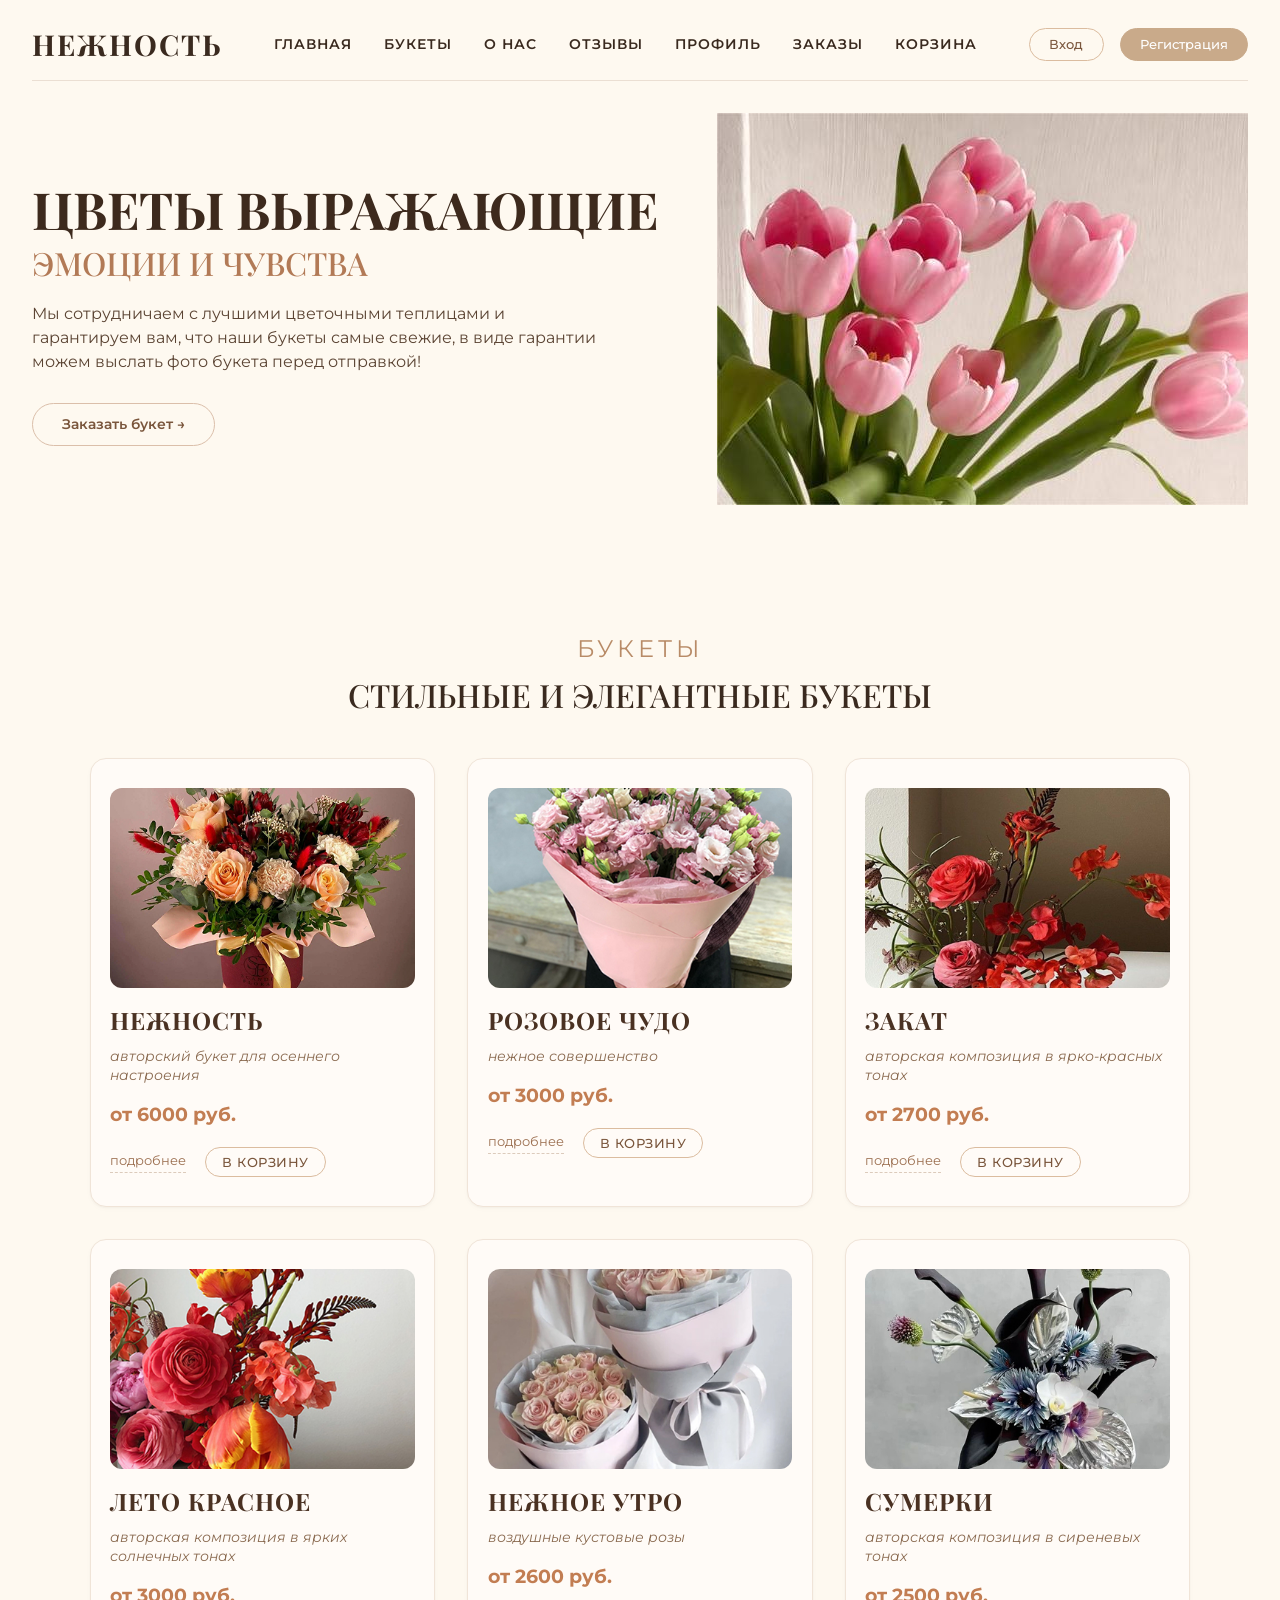
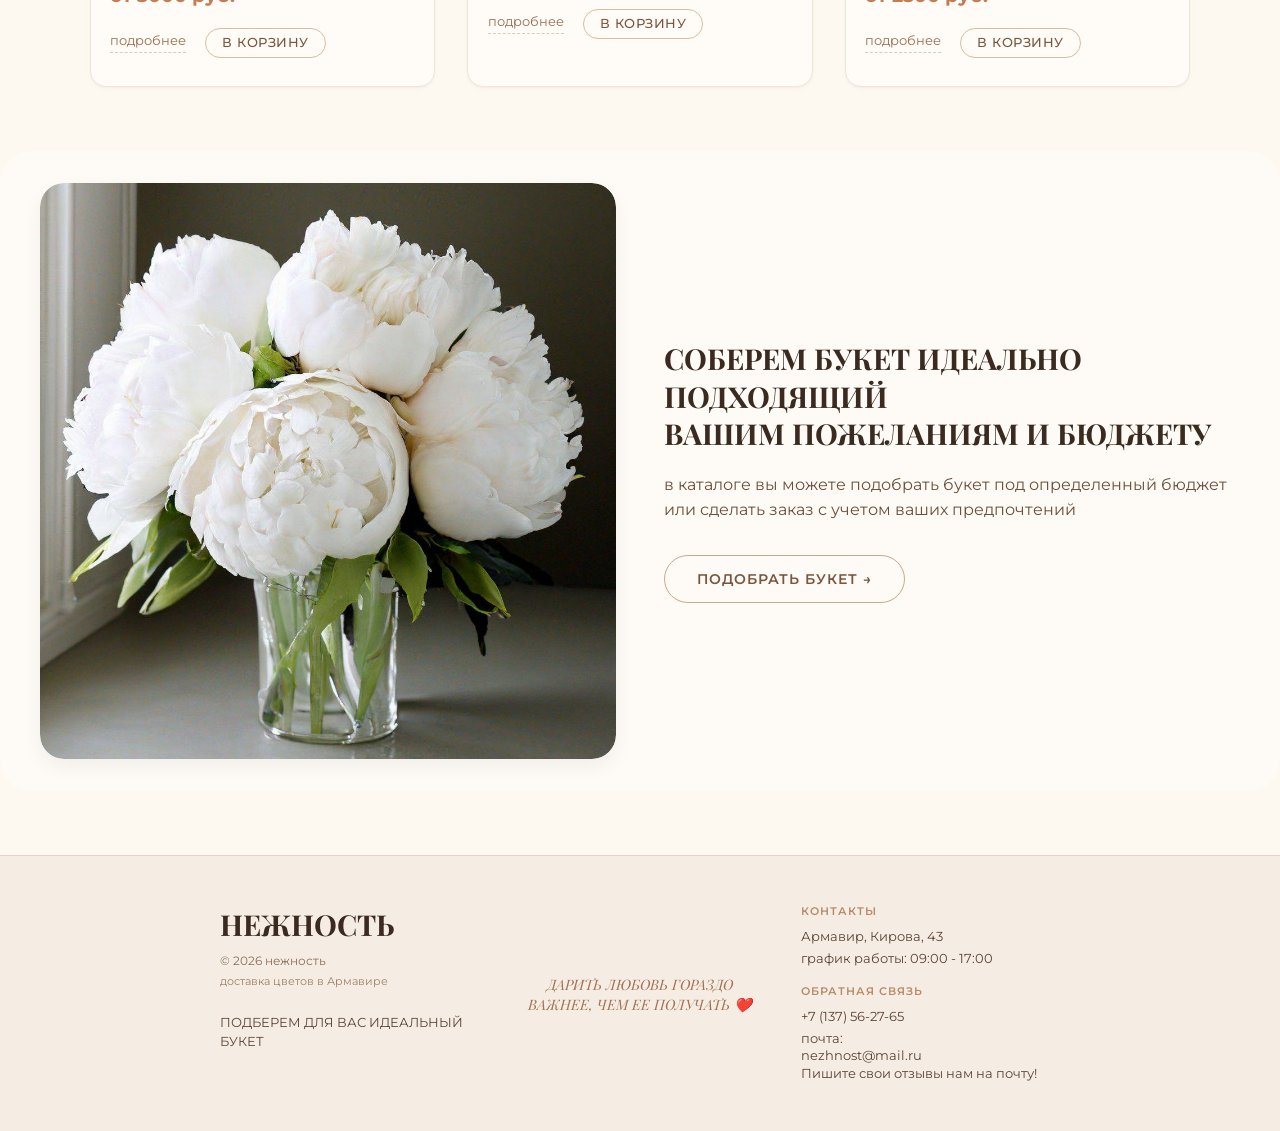
<file: index.html>
<!DOCTYPE html>
<html lang="ru">
<head>
    <meta charset="UTF-8">
    <meta name="viewport" content="width=device-width, initial-scale=1.0, user-scalable=yes">
    <title>Нежность | Цветочный магазин</title>
    <link href="https://fonts.googleapis.com/css2?family=Playfair+Display:ital,wght@0,400;0,500;0,600;0,700;0,800;1,400;1,500&family=Montserrat:ital,wght@0,300;0,400;0,500;0,600;0,700;1,400&display=swap" rel="stylesheet">
    <link rel="stylesheet" href="style.css">
</head>
<body>
    <div class="container">
        <div class="menu">
            <a href="index.html" class="logo">НЕЖНОСТЬ</a>
            <ul class="nav-links">
                <li><a href="index.html">Главная</a></li>
                <li><a href="#bouquets">Букеты</a></li>
                <li><a href="about.html">О нас</a></li>
                <li><a href="reviews.html">Отзывы</a></li>
                <li><a href="profile.html">ПРОФИЛЬ</a></li>
                 <li><a href="orders.html">ЗАКАЗЫ</a></li>
                <li><a href="cart.html">КОРЗИНА</a></li>
            </ul>
            <div class="auth-buttons" id="authButtons"></div>
        </div>

        <div class="hero">
            <div class="hero-content">
                <h1 class="hero-heading">
                    ЦВЕТЫ ВЫРАЖАЮЩИЕ<br> 
                    <span>ЭМОЦИИ И ЧУВСТВА</span>
                </h1>
                <p class="hero-description">
                    Мы сотрудничаем с лучшими цветочными теплицами и гарантируем вам, 
                    что наши букеты самые свежие, в виде гарантии можем выслать фото 
                    букета перед отправкой!
                </p>
                <a href="#bouquets" class="btn-garant">Заказать букет →</a>
            </div>
            <div class="hero-media">
                <img src="images/header.jpg" alt="Букет тюльпанов">
            </div>
        </div>
    </div>

    <section class="bouquet-catalog">
        <div id="bouquets" class="catalog-label">БУКЕТЫ</div>
        <h2 class="catalog-headline">СТИЛЬНЫЕ И ЭЛЕГАНТНЫЕ БУКЕТЫ</h2>
        
        <div class="bouquet-grid">
            <div class="bouquet-card">
                <a href="product-card.html?id=1" class="bouquet-image-link">
                    <div class="bouquet-image"><img src="images/product1.jpg" alt="НЕЖНОСТЬ"></div>
                    <h3 class="bouquet-name">НЕЖНОСТЬ</h3>
                    <p class="bouquet-desc">авторский букет для осеннего настроения</p>
                    <div class="bouquet-price">от 6000 руб.</div>
                </a>
                <div class="card-buttons">
                    <a href="product-card.html?id=1" class="btn-link">подробнее</a>
                    <button class="btn-cart" onclick="addToCartCheckLogin(1, 'НЕЖНОСТЬ', 6000)">В КОРЗИНУ</button>
                </div>
            </div>
            
            <div class="bouquet-card">
                <a href="product-card.html?id=2" class="bouquet-image-link">
                    <div class="bouquet-image"><img src="images/product2.jpg" alt="РОЗОВОЕ ЧУДО"></div>
                    <h3 class="bouquet-name">РОЗОВОЕ ЧУДО</h3>
                    <p class="bouquet-desc">нежное совершенство</p>
                    <div class="bouquet-price">от 3000 руб.</div>
                </a>
                <div class="card-buttons">
                    <a href="product-card.html?id=2" class="btn-link">подробнее</a>
                    <button class="btn-cart" onclick="addToCartCheckLogin(2, 'РОЗОВОЕ ЧУДО', 3000)">В КОРЗИНУ</button>
                </div>
            </div>
            
            <div class="bouquet-card">
                <a href="product-card.html?id=3" class="bouquet-image-link">
                    <div class="bouquet-image"><img src="images/product3.jpg" alt="ЗАКАТ"></div>
                    <h3 class="bouquet-name">ЗАКАТ</h3>
                    <p class="bouquet-desc">авторская композиция в ярко-красных тонах</p>
                    <div class="bouquet-price">от 2700 руб.</div>
                </a>
                <div class="card-buttons">
                    <a href="product-card.html?id=3" class="btn-link">подробнее</a>
                    <button class="btn-cart" onclick="addToCartCheckLogin(3, 'ЗАКАТ', 2700)">В КОРЗИНУ</button>
                </div>
            </div>
            
            <div class="bouquet-card">
                <a href="product-card.html?id=4" class="bouquet-image-link">
                    <div class="bouquet-image"><img src="images/product4.jpg" alt="ЛЕТО КРАСНОЕ"></div>
                    <h3 class="bouquet-name">ЛЕТО КРАСНОЕ</h3>
                    <p class="bouquet-desc">авторская композиция в ярких солнечных тонах</p>
                    <div class="bouquet-price">от 3000 руб.</div>
                </a>
                <div class="card-buttons">
                    <a href="product-card.html?id=4" class="btn-link">подробнее</a>
                    <button class="btn-cart" onclick="addToCartCheckLogin(4, 'ЛЕТО КРАСНОЕ', 3000)">В КОРЗИНУ</button>
                </div>
            </div>
            
            <div class="bouquet-card">
                <a href="product-card.html?id=5" class="bouquet-image-link">
                    <div class="bouquet-image"><img src="images/product5.jpg" alt="НЕЖНОЕ УТРО"></div>
                    <h3 class="bouquet-name">НЕЖНОЕ УТРО</h3>
                    <p class="bouquet-desc">воздушные кустовые розы</p>
                    <div class="bouquet-price">от 2600 руб.</div>
                </a>
                <div class="card-buttons">
                    <a href="product-card.html?id=5" class="btn-link">подробнее</a>
                    <button class="btn-cart" onclick="addToCartCheckLogin(5, 'НЕЖНОЕ УТРО', 2600)">В КОРЗИНУ</button>
                </div>
            </div>
            
            <div class="bouquet-card">
                <a href="product-card.html?id=6" class="bouquet-image-link">
                    <div class="bouquet-image"><img src="images/product6.jpg" alt="СУМЕРКИ"></div>
                    <h3 class="bouquet-name">СУМЕРКИ</h3>
                    <p class="bouquet-desc">авторская композиция в сиреневых тонах</p>
                    <div class="bouquet-price">от 2500 руб.</div>
                </a>
                <div class="card-buttons">
                    <a href="product-card.html?id=6" class="btn-link">подробнее</a>
                    <button class="btn-cart" onclick="addToCartCheckLogin(6, 'СУМЕРКИ', 2500)">В КОРЗИНУ</button>
                </div>
            </div>
        </div>
    </section>

    <section class="custom-bouquet-offer">
        <div class="offer-wrapper">
            <div class="offer-image">
                <img src="images/product7.jpg" alt="Букет цветов">
            </div>
            <div class="offer-content">
                <h2 class="offer-title">СОБЕРЕМ БУКЕТ ИДЕАЛЬНО ПОДХОДЯЩИЙ<br>ВАШИМ ПОЖЕЛАНИЯМ И БЮДЖЕТУ</h2>
                <p class="offer-description">в каталоге вы можете подобрать букет под определенный бюджет или сделать заказ с учетом ваших предпочтений</p>
                <a href="#bouquets" class="offer-button">ПОДОБРАТЬ БУКЕТ →</a>
            </div>
        </div>
    </section>

    <footer class="footer">
        <div class="footer-container">
            <div class="footer-left">
                <div class="footer-brand">НЕЖНОСТЬ</div>
                <div class="footer-copyright">© 2026 нежность</div>
                <div class="footer-delivery">доставка цветов в Армавире</div>
                <div class="footer-social-text">ПОДБЕРЕМ ДЛЯ ВАС ИДЕАЛЬНЫЙ БУКЕТ</div>
            </div>
            <div class="footer-center">
                <div class="footer-quote">ДАРИТЬ ЛЮБОВЬ ГОРАЗДО ВАЖНЕЕ, ЧЕМ ЕЕ ПОЛУЧАТЬ ❤️</div>
            </div>
            <div class="footer-right">
                <div class="footer-contacts-title">контакты</div>
                <div class="footer-address">Армавир, Кирова, 43</div>
                <div class="footer-hours">график работы: 09:00 - 17:00</div>
                <div class="footer-feedback-title">обратная связь</div>
                <div class="footer-phone">+7 (137) 56-27-65</div>
                <div class="footer-email">почта:<br>nezhnost@mail.ru<br>Пишите свои отзывы нам на почту!</div>
            </div>
        </div>
    </footer>

    <script src="script.js"></script>
</body>
</html>
</file>
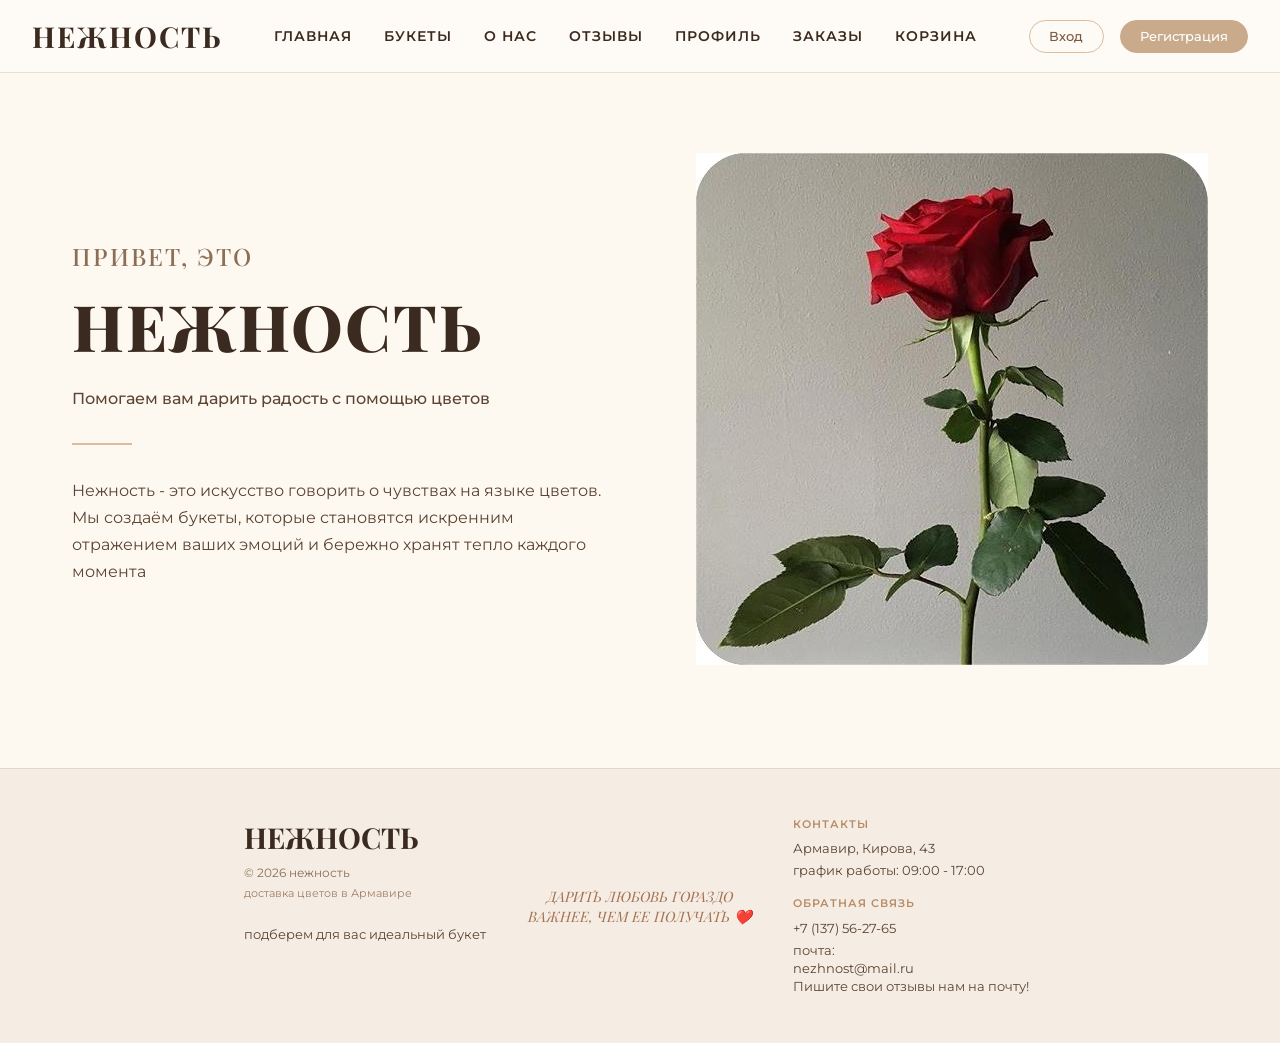
<file: about.html>
<!DOCTYPE html>
<html lang="ru">
<head>
    <meta charset="UTF-8">
    <meta name="viewport" content="width=device-width, initial-scale=1.0">
    <title>О нас | Нежность</title>
    <link href="https://fonts.googleapis.com/css2?family=Playfair+Display:ital,wght@0,400;0,500;0,600;0,700;0,800;1,400&family=Montserrat:ital,wght@0,300;0,400;0,500;0,600;0,700;1,400&display=swap" rel="stylesheet">
    <link rel="stylesheet" href="style.css">
</head>
<body>
    <header class="header">
        <div class="header-container">
            <a href="index.html" class="logo">НЕЖНОСТЬ</a>
            <nav class="main-nav">
                <ul class="nav-links">
                    <li><a href="index.html">ГЛАВНАЯ</a></li>
                    <li><a href="index.html#bouquets">БУКЕТЫ</a></li>
                    <li><a href="about.html">О НАС</a></li>
                    <li><a href="reviews.html">ОТЗЫВЫ</a></li>
                    <li><a href="profile.html">ПРОФИЛЬ</a></li>
                    <li><a href="orders.html">ЗАКАЗЫ</a></li>
                    <li><a href="cart.html">КОРЗИНА</a></li>
                </ul>
            </nav>
            <div class="auth-buttons" id="authButtons"></div>
        </div>
    </header>

    <main class="about-page">
        <div class="about-container">
            <div class="about-content">
                <h1 class="about-hello">ПРИВЕТ, ЭТО</h1>
                <h2 class="about-brand">НЕЖНОСТЬ</h2>
                <p class="about-subtitle">Помогаем вам дарить радость с помощью цветов</p>
                <div class="about-divider"></div>
                <p class="about-description">
                    Нежность - это искусство говорить о чувствах на языке цветов. Мы создаём букеты, которые становятся искренним отражением ваших эмоций и бережно хранят тепло каждого момента
                </p>
            </div>
            <div class="about-image">
                <div class="image-placeholder-flower">
                    <img src="images/about.jpg" alt="ЦВЕТЫ">
                </div>
            </div>
        </div>
    </main>

    <footer class="footer">
        <div class="footer-container">
            <div class="footer-left">
                <div class="footer-brand">НЕЖНОСТЬ</div>
                <div class="footer-copyright">© 2026 нежность</div>
                <div class="footer-delivery">доставка цветов в Армавире</div>
                <div class="footer-social-text">подберем для вас идеальный букет</div>
            </div>
            <div class="footer-center">
                <div class="footer-quote">ДАРИТЬ ЛЮБОВЬ ГОРАЗДО ВАЖНЕЕ, ЧЕМ ЕЕ ПОЛУЧАТЬ ❤️</div>
            </div>
            <div class="footer-right">
                <div class="footer-contacts-title">КОНТАКТЫ</div>
                <div class="footer-address">Армавир, Кирова, 43</div>
                <div class="footer-hours">график работы: 09:00 - 17:00</div>
                <div class="footer-feedback-title">ОБРАТНАЯ СВЯЗЬ</div>
                <div class="footer-phone">+7 (137) 56-27-65</div>
                <div class="footer-email">почта:<br>nezhnost@mail.ru<br>Пишите свои отзывы нам на почту!</div>
            </div>
        </div>
    </footer>

    <script src="script.js"></script>
</body>
</html>
</file>
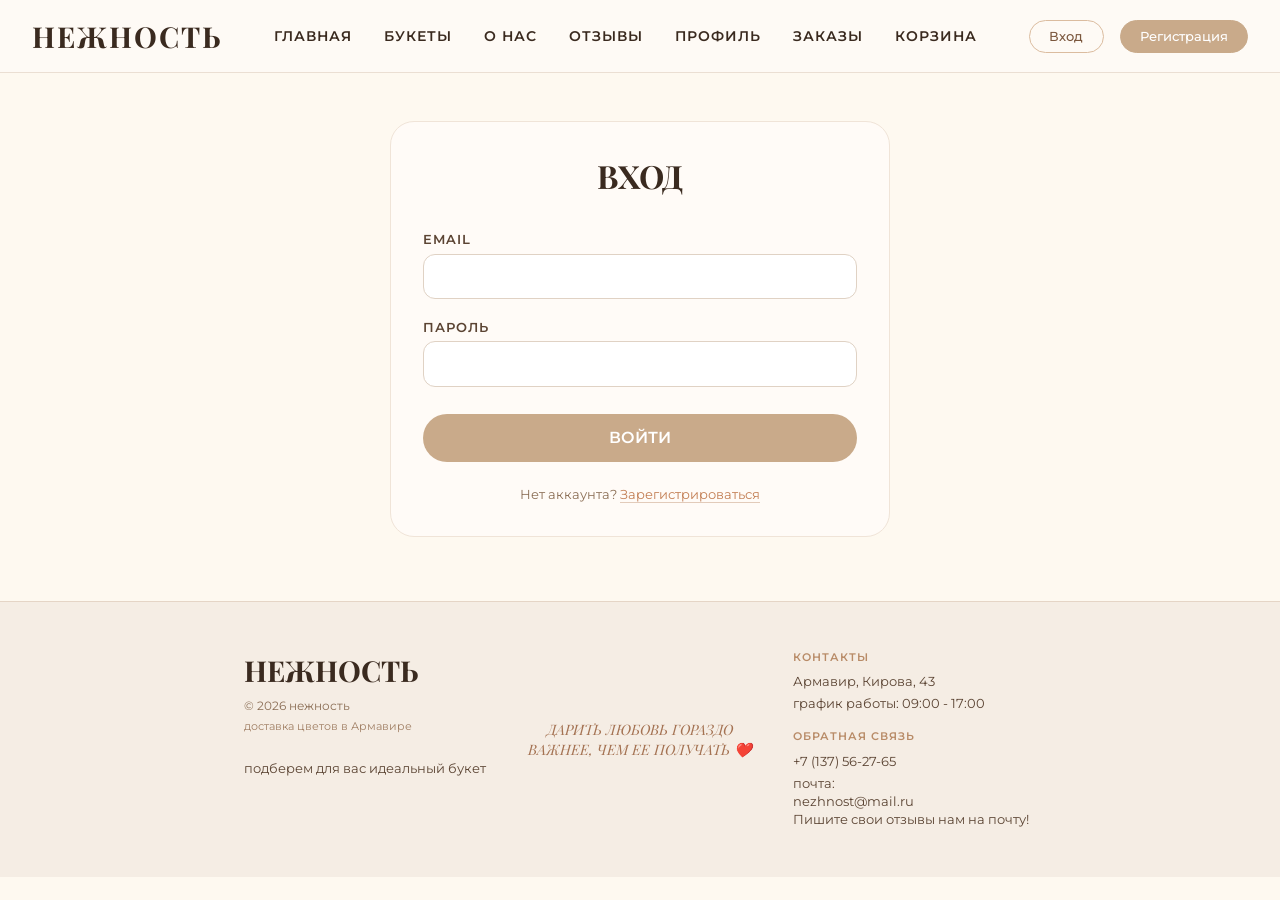
<file: checkout.html>
<!DOCTYPE html>
<html lang="ru">
<head>
    <meta charset="UTF-8">
    <meta name="viewport" content="width=device-width, initial-scale=1.0">
    <title>Оформление заказа | Нежность</title>
    <link href="https://fonts.googleapis.com/css2?family=Playfair+Display:ital,wght@0,400;0,500;0,600;0,700;0,800;1,400&family=Montserrat:ital,wght@0,300;0,400;0,500;0,600;0,700;1,400&display=swap" rel="stylesheet">
    <link rel="stylesheet" href="style.css">
</head>
<body>
    <header class="header">
        <div class="header-container">
            <a href="index.html" class="logo">НЕЖНОСТЬ</a>
            <nav class="main-nav">
                <ul class="nav-links">
                    <li><a href="index.html">ГЛАВНАЯ</a></li>
                    <li><a href="index.html#bouquets">БУКЕТЫ</a></li>
                    <li><a href="about.html">О НАС</a></li>
                    <li><a href="profile.html">ПРОФИЛЬ</a></li>
                    <li><a href="orders.html">ЗАКАЗЫ</a></li>
                    <li><a href="cart.html">КОРЗИНА</a></li>
                </ul>
            </nav>
            <div class="auth-buttons" id="authButtons"></div>
        </div>
    </header>

    <main class="checkout-page">
        <h1 class="checkout-title">ОФОРМЛЕНИЕ ЗАКАЗА</h1>
        
        <div class="checkout-container">
            <div class="checkout-form-container">
                <form class="checkout-form" id="checkoutForm">
                    <div class="form-group">
                        <label>ФИО ПОЛУЧАТЕЛЯ</label>
                        <input type="text" id="fullName" required>
                    </div>
                    
                    <div class="form-group">
                        <label>ТЕЛЕФОН</label>
                        <input type="tel" id="phone" placeholder="+7 (___) ___-__-__" required>
                    </div>
                    
                    <div class="form-group">
                        <label>EMAIL</label>
                        <input type="email" id="email" readonly style="background:#f5ede4;">
                    </div>
                    
                    <div class="form-group">
                        <label>АДРЕС ДОСТАВКИ</label>
                        <input type="text" id="address" placeholder="Город, улица, дом, квартира" required>
                    </div>
                    
                    <div class="form-group">
                        <label>КОММЕНТАРИЙ К ЗАКАЗУ</label>
                        <textarea id="comment" rows="3" placeholder="Пожелания к букету, дата и время доставки..."></textarea>
                    </div>
                    
                    <div class="form-group">
                        <label>СПОСОБ ОПЛАТЫ</label>
                        <select id="paymentMethod" required>
                            <option value="">Выберите способ оплаты</option>
                            <option value="card">Банковской картой онлайн</option>
                            <option value="cash">Наличными при получении</option>
                            <option value="sbp">СБП (по номеру телефона)</option>
                        </select>
                    </div>
                    
                    <div class="form-group">
                        <label>ДОСТАВКА</label>
                        <select id="deliveryMethod" required>
                            <option value="">Выберите способ доставки</option>
                            <option value="courier">Доставка курьером — 300 руб.</option>
                            <option value="pickup">Самовывоз (бесплатно)</option>
                        </select>
                    </div>
                    
                    <button type="submit" class="submit-order-btn">ПОДТВЕРДИТЬ ЗАКАЗ</button>
                </form>
            </div>
            
            <div class="checkout-summary">
                <h3>ВАШ ЗАКАЗ</h3>
                <div id="orderItemsList"></div>
                <div class="summary-total">
                    <span>Товары:</span>
                    <span id="subtotal">0</span> руб.
                </div>
                <div class="summary-delivery">
                    <span>Доставка:</span>
                    <span id="deliveryCost">0</span> руб.
                </div>
                <div class="summary-total-final">
                    <span>ИТОГО:</span>
                    <span id="totalAmount">0</span> руб.
                </div>
            </div>
        </div>
    </main>

    <footer class="footer">
        <div class="footer-container">
            <div class="footer-left">
                <div class="footer-brand">НЕЖНОСТЬ</div>
                <div class="footer-copyright">© 2026 нежность</div>
                <div class="footer-delivery">доставка цветов в Армавире</div>
                <div class="footer-social-text">подберем для вас идеальный букет</div>
            </div>
            <div class="footer-center">
                <div class="footer-quote">ДАРИТЬ ЛЮБОВЬ ГОРАЗДО ВАЖНЕЕ, ЧЕМ ЕЕ ПОЛУЧАТЬ ❤️</div>
            </div>
            <div class="footer-right">
                <div class="footer-contacts-title">КОНТАКТЫ</div>
                <div class="footer-address">Армавир, Кирова, 43</div>
                <div class="footer-hours">график работы: 09:00 - 17:00</div>
                <div class="footer-feedback-title">ОБРАТНАЯ СВЯЗЬ</div>
                <div class="footer-phone">+7 (137) 56-27-65</div>
                <div class="footer-email">почта<br>nezhnost@mail.ru<br>Пишите свои отзывы нам на почту!</div>
            </div>
        </div>
    </footer>

    <script>
        function updateAuthButtons() {
            const authContainer = document.getElementById('authButtons');
            if (!authContainer) return;
            
            const currentUser = localStorage.getItem('currentUser');
            const isLoggedIn = currentUser !== null;
            
            if (isLoggedIn) {
                const users = JSON.parse(localStorage.getItem('users') || '[]');
                const user = users.find(u => u.email === currentUser);
                const userName = user ? user.name : currentUser.split('@')[0];
                
                authContainer.innerHTML = `
                    <span class="user-name">${userName}</span>
                    <button class="auth-btn logout-btn" onclick="logout()">Выйти</button>
                `;
            } else {
                authContainer.innerHTML = `
                    <button class="auth-btn login-btn" onclick="location.href='login.html'">Вход</button>
                    <button class="auth-btn register-btn" onclick="location.href='register.html'">Регистрация</button>
                `;
            }
        }
        
        function logout() {
            localStorage.removeItem('currentUser');
            alert('Вы вышли из аккаунта');
            location.reload();
        }
        
        (function() {
            const currentUser = localStorage.getItem('currentUser');
            if (!currentUser) {
                alert('Пожалуйста, войдите в аккаунт для оформления заказа');
                window.location.href = 'login.html';
            }
            
            const emailInput = document.getElementById('email');
            if (emailInput && currentUser) {
                emailInput.value = currentUser;
            }
        })();
        
        function displayOrderSummary() {
            const cart = JSON.parse(localStorage.getItem('cart') || '[]');
            const container = document.getElementById('orderItemsList');
            const subtotalSpan = document.getElementById('subtotal');
            
            if (!container) return;
            
            if (cart.length === 0) {
                container.innerHTML = '<p style="color:#8b6e55;">Корзина пуста</p>';
                if (subtotalSpan) subtotalSpan.textContent = '0';
                updateTotal();
                return;
            }
            
            let subtotal = 0;
            let html = '<div class="order-items-summary">';
            
            cart.forEach(item => {
                const itemTotal = item.price * item.quantity;
                subtotal += itemTotal;
                html += `
                    <div class="order-summary-item">
                        <div class="item-info">
                            <span class="item-name">${item.name}</span>
                            <span class="item-qty">${item.quantity} шт.</span>
                        </div>
                        <div class="item-price">${itemTotal} руб.</div>
                    </div>
                `;
            });
            
            html += '</div>';
            container.innerHTML = html;
            if (subtotalSpan) subtotalSpan.textContent = subtotal;
            updateTotal();
        }
        
        function updateTotal() {
            const cart = JSON.parse(localStorage.getItem('cart') || '[]');
            let subtotal = 0;
            cart.forEach(item => {
                subtotal += item.price * item.quantity;
            });
            
            const deliverySelect = document.getElementById('deliveryMethod');
            let deliveryCost = 0;
            if (deliverySelect && deliverySelect.value === 'courier') {
                deliveryCost = 300;
            }
            
            const total = subtotal + deliveryCost;
            document.getElementById('deliveryCost').textContent = deliveryCost;
            document.getElementById('totalAmount').textContent = total;
        }
        
        document.getElementById('deliveryMethod').addEventListener('change', updateTotal);
        
        document.getElementById('checkoutForm').addEventListener('submit', function(e) {
            e.preventDefault();
            
            const currentUser = localStorage.getItem('currentUser');
            if (!currentUser) {
                alert('Пожалуйста, войдите в аккаунт');
                window.location.href = 'login.html';
                return;
            }
            
            const cart = JSON.parse(localStorage.getItem('cart') || '[]');
            if (cart.length === 0) {
                alert('Корзина пуста');
                window.location.href = 'cart.html';
                return;
            }
            
            const fullName = document.getElementById('fullName').value;
            const phone = document.getElementById('phone').value;
            const address = document.getElementById('address').value;
            const comment = document.getElementById('comment').value;
            const paymentMethod = document.getElementById('paymentMethod').value;
            const deliveryMethod = document.getElementById('deliveryMethod').value;
            
            if (!fullName || !phone || !address || !paymentMethod || !deliveryMethod) {
                alert('Пожалуйста, заполните все обязательные поля');
                return;
            }
            
            let deliveryCost = deliveryMethod === 'courier' ? 300 : 0;
            let subtotal = 0;
            cart.forEach(item => {
                subtotal += item.price * item.quantity;
            });
            const total = subtotal + deliveryCost;
            
            let allOrders = JSON.parse(localStorage.getItem('orders') || '[]');
            
            // ВЫЧИСЛЯЕМ НОВЫЙ НОМЕР ЗАКАЗА (ПОСЛЕДОВАТЕЛЬНЫЙ)
            const newOrderNumber = allOrders.length + 1;
            
            const newOrder = {
                id: newOrderNumber,
                orderNumber: newOrderNumber,
                userEmail: currentUser,
                date: new Date().toISOString(),
                items: JSON.parse(JSON.stringify(cart)),
                subtotal: subtotal,
                deliveryCost: deliveryCost,
                total: total,
                status: 'processing',
                customerInfo: {
                    fullName: fullName,
                    phone: phone,
                    address: address,
                    comment: comment,
                    paymentMethod: paymentMethod,
                    deliveryMethod: deliveryMethod
                }
            };
            
            allOrders.push(newOrder);
            localStorage.setItem('orders', JSON.stringify(allOrders));
            
            console.log('Сохранённые заказы:', JSON.parse(localStorage.getItem('orders')));
            console.log('Новый заказ №:', newOrderNumber);
            
            localStorage.removeItem('cart');
            
            alert(`Заказ №${newOrderNumber} успешно оформлен!\nСумма: ${total} руб.\nЗаказ сохранён и будет отображаться в разделе "ЗАКАЗЫ"`);
            
            window.location.href = 'orders.html';
        });
        
        displayOrderSummary();
        updateAuthButtons();
    </script>
</body>
</html>
</file>
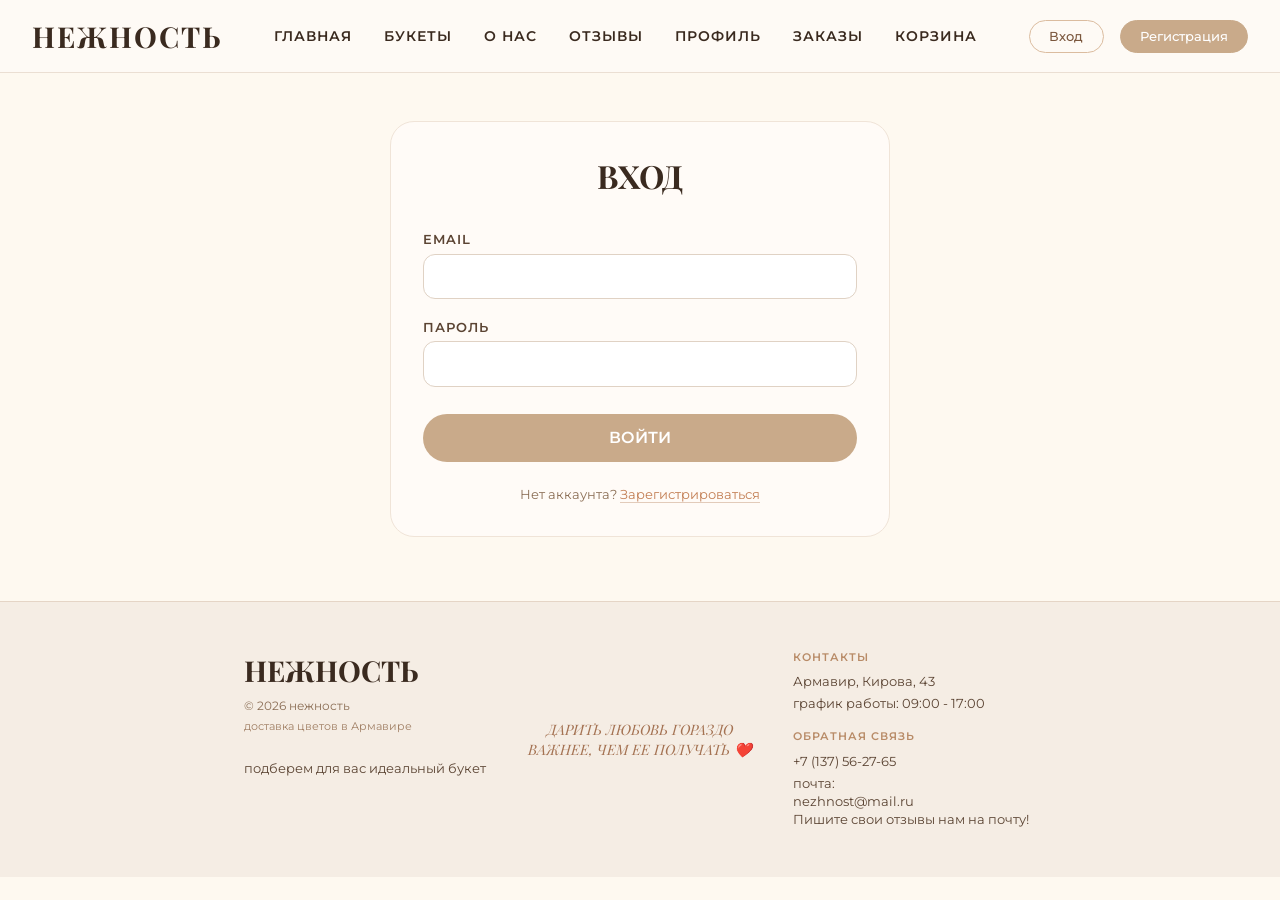
<file: login.html>
<!DOCTYPE html>
<html lang="ru">
<head>
    <meta charset="UTF-8">
    <meta name="viewport" content="width=device-width, initial-scale=1.0">
    <title>Вход | Нежность</title>
    <link href="https://fonts.googleapis.com/css2?family=Playfair+Display:ital,wght@0,400;0,500;0,600;0,700;0,800;1,400&family=Montserrat:ital,wght@0,300;0,400;0,500;0,600;0,700;1,400&display=swap" rel="stylesheet">
    <link rel="stylesheet" href="style.css">
</head>
<body>
    <header class="header">
        <div class="header-container">
            <a href="index.html" class="logo">НЕЖНОСТЬ</a>
            <nav class="main-nav">
                <ul class="nav-links">
                    <li><a href="index.html">ГЛАВНАЯ</a></li>
                    <li><a href="index.html#bouquets">БУКЕТЫ</a></li>
                    <li><a href="about.html">О НАС</a></li>
                    <li><a href="reviews.html">ОТЗЫВЫ</a></li>
                    <li><a href="profile.html">ПРОФИЛЬ</a></li>
                    <li><a href="orders.html">ЗАКАЗЫ</a></li>
                    <li><a href="cart.html">КОРЗИНА</a></li>
                </ul>
            </nav>
            <div class="auth-buttons" id="authButtons"></div>
        </div>
    </header>

    <main class="login-page">
        <h1 class="login-title">ВХОД</h1>
        <form class="login-form" id="loginForm">
            <div class="form-group">
                <label>EMAIL</label>
                <input type="email" id="email" required>
            </div>
            <div class="form-group">
                <label>ПАРОЛЬ</label>
                <input type="password" id="password" required>
            </div>
            <button type="submit" class="login-btn-submit">ВОЙТИ</button>
        </form>
        <div class="register-link">
            Нет аккаунта? <a href="register.html">Зарегистрироваться</a>
        </div>
    </main>

    <footer class="footer">
        <div class="footer-container">
            <div class="footer-left">
                <div class="footer-brand">НЕЖНОСТЬ</div>
                <div class="footer-copyright">© 2026 нежность</div>
                <div class="footer-delivery">доставка цветов в Армавире</div>
                <div class="footer-social-text">подберем для вас идеальный букет</div>
            </div>
            <div class="footer-center">
                <div class="footer-quote">ДАРИТЬ ЛЮБОВЬ ГОРАЗДО ВАЖНЕЕ, ЧЕМ ЕЕ ПОЛУЧАТЬ ❤️</div>
            </div>
            <div class="footer-right">
                <div class="footer-contacts-title">КОНТАКТЫ</div>
                <div class="footer-address">Армавир, Кирова, 43</div>
                <div class="footer-hours">график работы: 09:00 - 17:00</div>
                <div class="footer-feedback-title">ОБРАТНАЯ СВЯЗЬ</div>
                <div class="footer-phone">+7 (137) 56-27-65</div>
                <div class="footer-email">почта:<br>nezhnost@mail.ru<br>Пишите свои отзывы нам на почту!</div>
            </div>
        </div>
    </footer>

    <script src="script.js"></script>
</body>
</html>
</file>
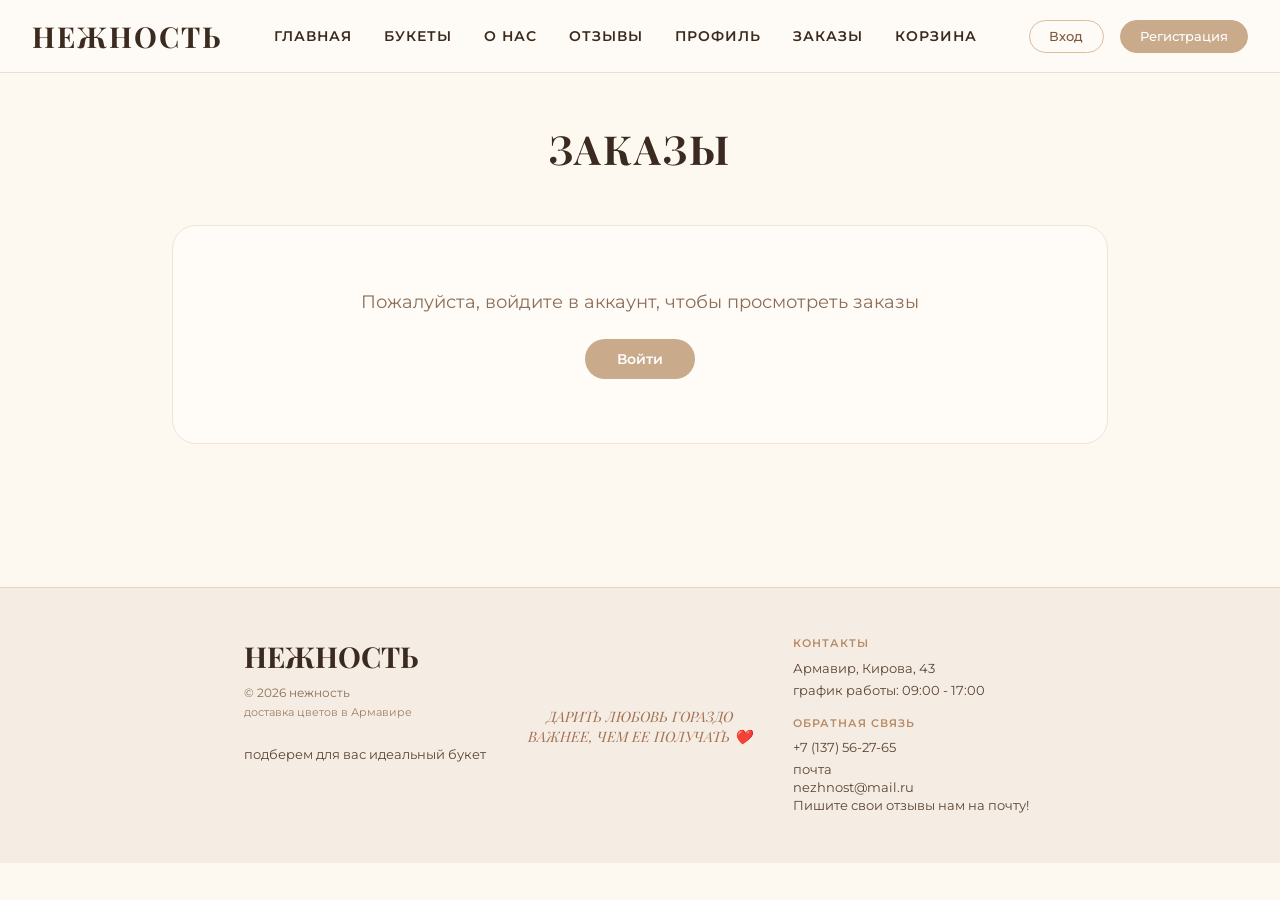
<file: orders.html>
<!DOCTYPE html>
<html lang="ru">
<head>
    <meta charset="UTF-8">
    <meta name="viewport" content="width=device-width, initial-scale=1.0">
    <title>Заказы | Нежность</title>
    <link href="https://fonts.googleapis.com/css2?family=Playfair+Display:ital,wght@0,400;0,500;0,600;0,700;0,800;1,400&family=Montserrat:ital,wght@0,300;0,400;0,500;0,600;0,700;1,400&display=swap" rel="stylesheet">
    <link rel="stylesheet" href="style.css">
</head>
<body>
    <header class="header">
        <div class="header-container">
            <a href="index.html" class="logo">НЕЖНОСТЬ</a>
            <nav class="main-nav">
                <ul class="nav-links">
                    <li><a href="index.html">ГЛАВНАЯ</a></li>
                    <li><a href="index.html#bouquets">БУКЕТЫ</a></li>
                    <li><a href="about.html">О НАС</a></li>
                    <li><a href="reviews.html">ОТЗЫВЫ</a></li>
                    <li><a href="profile.html">ПРОФИЛЬ</a></li>
                    <li><a href="orders.html">ЗАКАЗЫ</a></li>
                    <li><a href="cart.html">КОРЗИНА</a></li>
                </ul>
            </nav>
            <div class="auth-buttons" id="authButtons"></div>
        </div>
    </header>

    <main class="orders-page">
        <h1 class="orders-title">ЗАКАЗЫ</h1>
        <div id="ordersContent"></div>
    </main>

    <footer class="footer">
        <div class="footer-container">
            <div class="footer-left">
                <div class="footer-brand">НЕЖНОСТЬ</div>
                <div class="footer-copyright">© 2026 нежность</div>
                <div class="footer-delivery">доставка цветов в Армавире</div>
                <div class="footer-social-text">подберем для вас идеальный букет</div>
            </div>
            <div class="footer-center">
                <div class="footer-quote">ДАРИТЬ ЛЮБОВЬ ГОРАЗДО ВАЖНЕЕ, ЧЕМ ЕЕ ПОЛУЧАТЬ ❤️</div>
            </div>
            <div class="footer-right">
                <div class="footer-contacts-title">КОНТАКТЫ</div>
                <div class="footer-address">Армавир, Кирова, 43</div>
                <div class="footer-hours">график работы: 09:00 - 17:00</div>
                <div class="footer-feedback-title">ОБРАТНАЯ СВЯЗЬ</div>
                <div class="footer-phone">+7 (137) 56-27-65</div>
                <div class="footer-email">почта<br>nezhnost@mail.ru<br>Пишите свои отзывы нам на почту!</div>
            </div>
        </div>
    </footer>

    <script>
        function updateAuthButtons() {
            const authContainer = document.getElementById('authButtons');
            if (!authContainer) return;
            
            const currentUser = localStorage.getItem('currentUser');
            const isLoggedIn = currentUser !== null;
            
            if (isLoggedIn) {
                const users = JSON.parse(localStorage.getItem('users') || '[]');
                const user = users.find(u => u.email === currentUser);
                const userName = user ? user.name : currentUser.split('@')[0];
                
                authContainer.innerHTML = `
                    <span class="user-name">${userName}</span>
                    <button class="auth-btn logout-btn" onclick="logout()">Выйти</button>
                `;
            } else {
                authContainer.innerHTML = `
                    <button class="auth-btn login-btn" onclick="location.href='login.html'">Вход</button>
                    <button class="auth-btn register-btn" onclick="location.href='register.html'">Регистрация</button>
                `;
            }
        }
        
        function logout() {
            localStorage.removeItem('currentUser');
            alert('Вы вышли из аккаунта');
            location.reload();
        }
        
        function displayOrders() {
            const ordersContainer = document.getElementById('ordersContent');
            if (!ordersContainer) return;
            
            const currentUser = localStorage.getItem('currentUser');
            
            if (!currentUser) {
                ordersContainer.innerHTML = `
                    <div class="empty-orders">
                        <p class="empty-orders-text">Пожалуйста, войдите в аккаунт, чтобы просмотреть заказы</p>
                        <button class="login-redirect-btn" onclick="location.href='login.html'">Войти</button>
                    </div>
                `;
                return;
            }
            
            const allOrders = JSON.parse(localStorage.getItem('orders') || '[]');
            const userOrders = allOrders.filter(order => order.userEmail === currentUser);
            
            console.log('Все заказы:', allOrders);
            console.log('Заказы пользователя:', userOrders);
            
            if (userOrders.length === 0) {
                ordersContainer.innerHTML = `
                    <div class="empty-orders">
                        <p class="empty-orders-text">У вас пока нет заказов</p>
                        <button class="shop-redirect-btn" onclick="location.href='index.html#bouquets'">Перейти к покупкам</button>
                    </div>
                `;
                return;
            }
            
            let html = '<div class="orders-list">';
            
            // ПОКАЗЫВАЕМ СНАЧАЛА ПОСЛЕДНИЕ ЗАКАЗЫ
            [...userOrders].reverse().forEach((order) => {
                const orderDate = new Date(order.date);
                const formattedDate = orderDate.toLocaleDateString('ru-RU', {
                    day: '2-digit',
                    month: '2-digit',
                    year: 'numeric',
                    hour: '2-digit',
                    minute: '2-digit'
                });
                
                // ИСПОЛЬЗУЕМ orderNumber ИЛИ order.id (НО ТЕПЕРЬ order.id = 1,2,3...)
                const displayNumber = order.orderNumber || order.id;
                
                html += `
                    <div class="order-card">
                        <div class="order-header">
                            <div class="order-number">Заказ №${displayNumber}</div>
                            <div class="order-date">${formattedDate}</div>
                            <div class="order-status ${order.status === 'completed' ? 'status-completed' : 'status-processing'}">${order.status === 'completed' ? 'Выполнен' : 'В обработке'}</div>
                        </div>
                        <div class="order-items">
                            <h4>Состав заказа:</h4>
                            <ul>
                `;
                
                if (order.items && order.items.length > 0) {
                    order.items.forEach(item => {
                        html += `<li>${item.name} — ${item.quantity} шт. × ${item.price} руб. = ${item.quantity * item.price} руб.</li>`;
                    });
                } else {
                    html += `<li>Ошибка: состав заказа не найден</li>`;
                }
                
                html += `
                            </ul>
                        </div>
                        <div class="order-total">
                            <strong>Итого: ${order.total} руб.</strong>
                        </div>
                    </div>
                `;
            });
            
            html += '</div>';
            ordersContainer.innerHTML = html;
        }
        
        document.addEventListener('DOMContentLoaded', function() {
            updateAuthButtons();
            displayOrders();
        });
    </script>
</body>
</html>
</file>
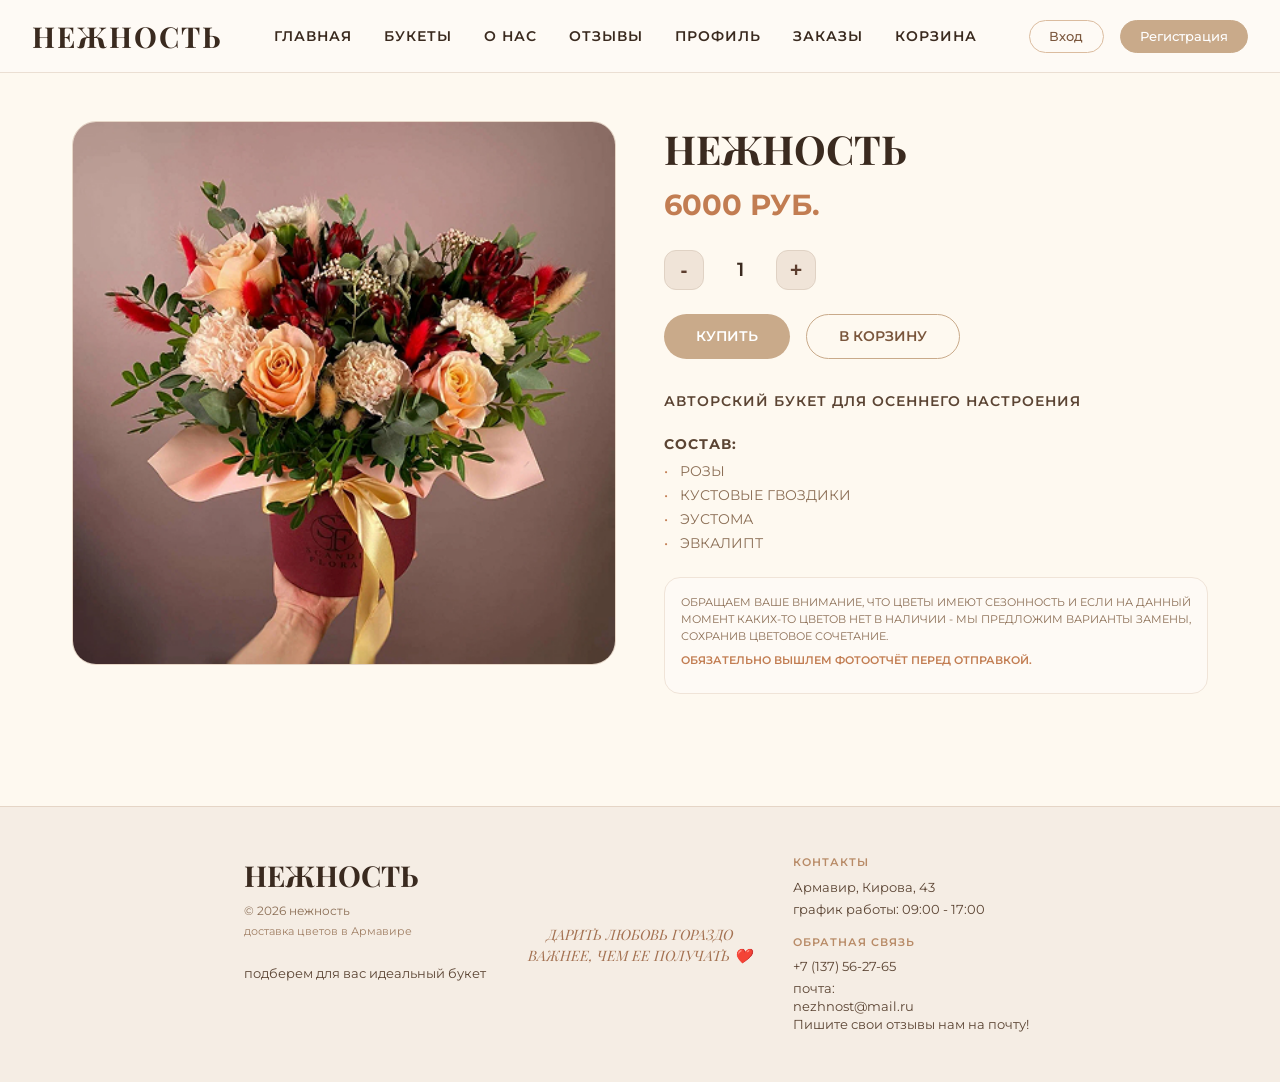
<file: product-card.html>
<!DOCTYPE html>
<html lang="ru">
<head>
    <meta charset="UTF-8">
    <meta name="viewport" content="width=device-width, initial-scale=1.0">
    <title>Карточка товара | Нежность</title>
    <link href="https://fonts.googleapis.com/css2?family=Playfair+Display:ital,wght@0,400;0,500;0,600;0,700;0,800;1,400&family=Montserrat:ital,wght@0,300;0,400;0,500;0,600;0,700;1,400&display=swap" rel="stylesheet">
    <link rel="stylesheet" href="style.css">
</head>
<body>
    <header class="header">
        <div class="header-container">
            <a href="index.html" class="logo">НЕЖНОСТЬ</a>
            <nav class="main-nav">
                <ul class="nav-links">
                    <li><a href="index.html">ГЛАВНАЯ</a></li>
                    <li><a href="index.html#bouquets">БУКЕТЫ</a></li>
                    <li><a href="about.html">О НАС</a></li>
                    <li><a href="reviews.html">ОТЗЫВЫ</a></li>
                    <li><a href="profile.html">ПРОФИЛЬ</a></li>
                    <li><a href="orders.html">ЗАКАЗЫ</a></li>
                    <li><a href="cart.html">КОРЗИНА</a></li>
                </ul>
            </nav>
            <div class="auth-buttons" id="authButtons"></div>
        </div>
    </header>

    <main class="product-page">
        <div class="product-container">
            <div class="product-gallery">
                <div class="product-image">
                    <img id="productImage" src="" alt="Букет">
                </div>
            </div>
            
            <div class="product-info">
                <h1 class="product-title" id="productName">НЕЖНОСТЬ</h1>
                <div class="product-price" id="productPrice">6000 РУБ.</div>
                
                <div class="product-quantity">
                    <button class="qty-btn minus" id="minusBtn">-</button>
                    <span class="qty-value" id="qtyValue">1</span>
                    <button class="qty-btn plus" id="plusBtn">+</button>
                </div>
                
                <div class="product-buttons">
                    <button class="buy-btn" id="buyBtn">КУПИТЬ</button>
                    <button class="cart-btn" id="cartBtn">В КОРЗИНУ</button>
                </div>
                
                <p class="product-description" id="productDescription">АВТОРСКИЙ БУКЕТ ДЛЯ ОСЕННЕГО НАСТРОЕНИЯ</p>
                
                <div class="product-composition">
                    <h3>СОСТАВ:</h3>
                    <ul id="productComposition"></ul>
                </div>
                
                <div class="product-note">
                    <p>ОБРАЩАЕМ ВАШЕ ВНИМАНИЕ, ЧТО ЦВЕТЫ ИМЕЮТ СЕЗОННОСТЬ И ЕСЛИ НА ДАННЫЙ МОМЕНТ КАКИХ-ТО ЦВЕТОВ НЕТ В НАЛИЧИИ - МЫ ПРЕДЛОЖИМ ВАРИАНТЫ ЗАМЕНЫ, СОХРАНИВ ЦВЕТОВОЕ СОЧЕТАНИЕ.</p>
                    <p class="photo-guarantee">ОБЯЗАТЕЛЬНО ВЫШЛЕМ ФОТООТЧЁТ ПЕРЕД ОТПРАВКОЙ.</p>
                </div>
            </div>
        </div>
    </main>

    <footer class="footer">
        <div class="footer-container">
            <div class="footer-left">
                <div class="footer-brand">НЕЖНОСТЬ</div>
                <div class="footer-copyright">© 2026 нежность</div>
                <div class="footer-delivery">доставка цветов в Армавире</div>
                <div class="footer-social-text">подберем для вас идеальный букет</div>
            </div>
            <div class="footer-center">
                <div class="footer-quote">ДАРИТЬ ЛЮБОВЬ ГОРАЗДО ВАЖНЕЕ, ЧЕМ ЕЕ ПОЛУЧАТЬ ❤️</div>
            </div>
            <div class="footer-right">
                <div class="footer-contacts-title">КОНТАКТЫ</div>
                <div class="footer-address">Армавир, Кирова, 43</div>
                <div class="footer-hours">график работы: 09:00 - 17:00</div>
                <div class="footer-feedback-title">ОБРАТНАЯ СВЯЗЬ</div>
                <div class="footer-phone">+7 (137) 56-27-65</div>
                <div class="footer-email">почта:<br>nezhnost@mail.ru<br>Пишите свои отзывы нам на почту!</div>
            </div>
        </div>
    </footer>

    <script src="script.js"></script>
</body>
</html>
</file>
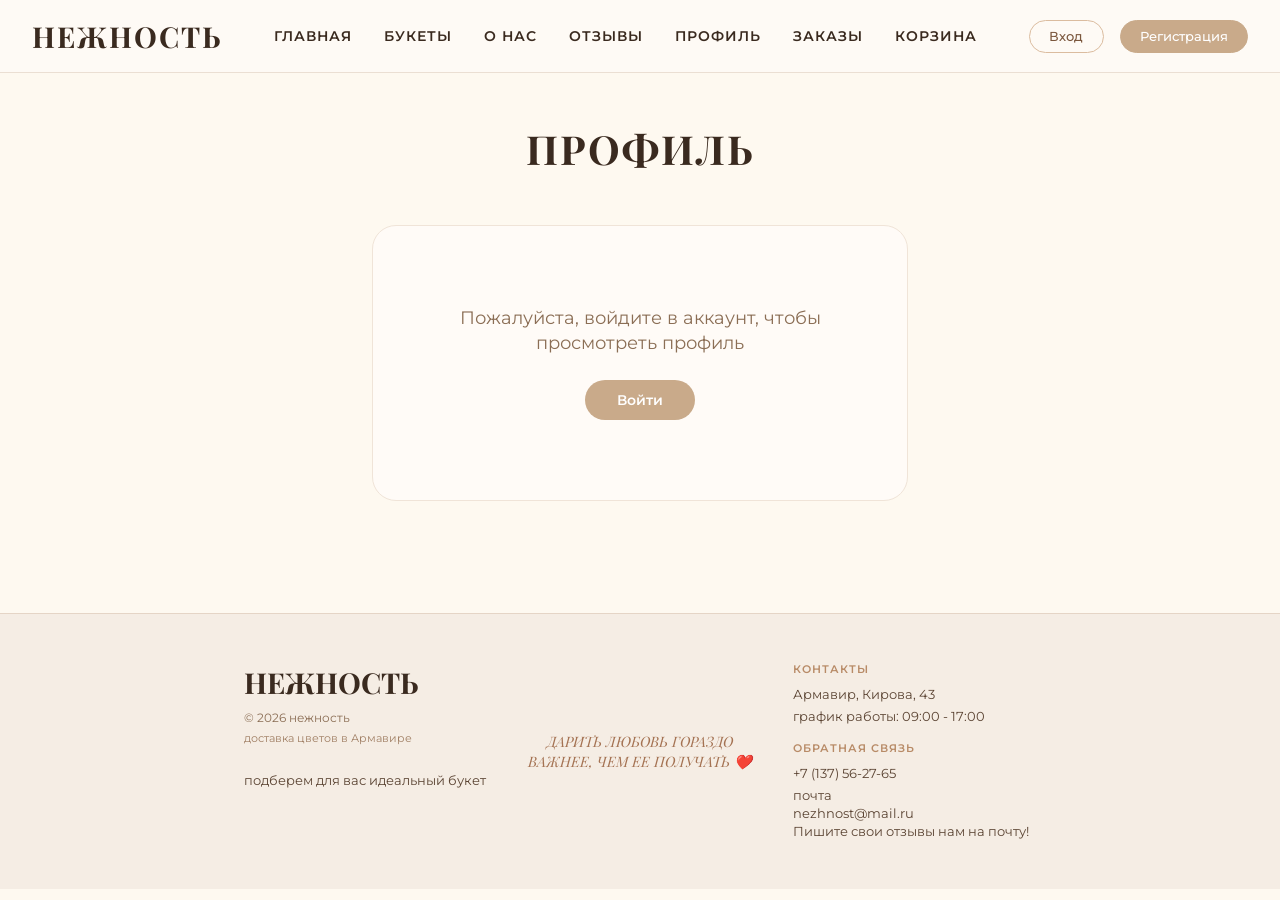
<file: profile.html>
<!DOCTYPE html>
<html lang="ru">
<head>
    <meta charset="UTF-8">
    <meta name="viewport" content="width=device-width, initial-scale=1.0">
    <title>Профиль | Нежность</title>
    <link href="https://fonts.googleapis.com/css2?family=Playfair+Display:ital,wght@0,400;0,500;0,600;0,700;0,800;1,400&family=Montserrat:ital,wght@0,300;0,400;0,500;0,600;0,700;1,400&display=swap" rel="stylesheet">
    <link rel="stylesheet" href="style.css">
</head>
<body>
    <header class="header">
        <div class="header-container">
            <a href="index.html" class="logo">НЕЖНОСТЬ</a>
            <nav class="main-nav">
                <ul class="nav-links">
                    <li><a href="index.html">ГЛАВНАЯ</a></li>
                    <li><a href="index.html#bouquets">БУКЕТЫ</a></li>
                    <li><a href="about.html">О НАС</a></li>
                    <li><a href="reviews.html">ОТЗЫВЫ</a></li>
                    <li><a href="profile.html">ПРОФИЛЬ</a></li>
                    <li><a href="orders.html">ЗАКАЗЫ</a></li>
                    <li><a href="cart.html">КОРЗИНА</a></li>
                </ul>
            </nav>
            <div class="auth-buttons" id="authButtons"></div>
        </div>
    </header>

    <main class="profile-page">
        <h1 class="profile-title">ПРОФИЛЬ</h1>
        
        <div class="profile-container" id="profileContainer">
            <!-- Данные будут загружены через JS -->
        </div>
    </main>

    <footer class="footer">
        <div class="footer-container">
            <div class="footer-left">
                <div class="footer-brand">НЕЖНОСТЬ</div>
                <div class="footer-copyright">© 2026 нежность</div>
                <div class="footer-delivery">доставка цветов в Армавире</div>
                <div class="footer-social-text">подберем для вас идеальный букет</div>
            </div>
            <div class="footer-center">
                <div class="footer-quote">ДАРИТЬ ЛЮБОВЬ ГОРАЗДО ВАЖНЕЕ, ЧЕМ ЕЕ ПОЛУЧАТЬ ❤️</div>
            </div>
            <div class="footer-right">
                <div class="footer-contacts-title">КОНТАКТЫ</div>
                <div class="footer-address">Армавир, Кирова, 43</div>
                <div class="footer-hours">график работы: 09:00 - 17:00</div>
                <div class="footer-feedback-title">ОБРАТНАЯ СВЯЗЬ</div>
                <div class="footer-phone">+7 (137) 56-27-65</div>
                <div class="footer-email">почта<br>nezhnost@mail.ru<br>Пишите свои отзывы нам на почту!</div>
            </div>
        </div>
    </footer>

    <script>
        function updateAuthButtons() {
            const authContainer = document.getElementById('authButtons');
            if (!authContainer) return;
            
            const currentUser = localStorage.getItem('currentUser');
            const isLoggedIn = currentUser !== null;
            
            if (isLoggedIn) {
                const users = JSON.parse(localStorage.getItem('users') || '[]');
                const user = users.find(u => u.email === currentUser);
                const userName = user ? user.name : currentUser.split('@')[0];
                
                authContainer.innerHTML = `
                    <span class="user-name">${userName}</span>
                    <button class="auth-btn logout-btn" onclick="logout()">Выйти</button>
                `;
            } else {
                authContainer.innerHTML = `
                    <button class="auth-btn login-btn" onclick="location.href='login.html'">Вход</button>
                    <button class="auth-btn register-btn" onclick="location.href='register.html'">Регистрация</button>
                `;
            }
        }
        
        function logout() {
            localStorage.removeItem('currentUser');
            alert('Вы вышли из аккаунта');
            window.location.href = 'index.html';
        }
        
        function displayProfile() {
            const profileContainer = document.getElementById('profileContainer');
            if (!profileContainer) return;
            
            const currentUser = localStorage.getItem('currentUser');
            
            // Проверка авторизации
            if (!currentUser) {
                profileContainer.innerHTML = `
                    <div class="empty-profile">
                        <p class="empty-profile-text">Пожалуйста, войдите в аккаунт, чтобы просмотреть профиль</p>
                        <button class="login-redirect-btn" onclick="location.href='login.html'">Войти</button>
                    </div>
                `;
                return;
            }
            
            // Получаем данные пользователя
            const users = JSON.parse(localStorage.getItem('users') || '[]');
            const user = users.find(u => u.email === currentUser);
            
            if (!user) {
                profileContainer.innerHTML = `
                    <div class="empty-profile">
                        <p class="empty-profile-text">Пользователь не найден</p>
                        <button class="login-redirect-btn" onclick="location.href='login.html'">Войти</button>
                    </div>
                `;
                return;
            }
            
            // Отображаем профиль
            profileContainer.innerHTML = `
                <div class="profile-info">
                    <div class="profile-field">
                        <label>ИМЯ:</label>
                        <span class="profile-value">${user.name}</span>
                    </div>
                    <div class="profile-field">
                        <label>EMAIL:</label>
                        <span class="profile-value">${user.email}</span>
                    </div>
                    <button class="profile-logout-btn" onclick="logout()">ВЫЙТИ</button>
                </div>
            `;
        }
        
        document.addEventListener('DOMContentLoaded', function() {
            updateAuthButtons();
            displayProfile();
        });
    </script>
</body>
</html>
</file>
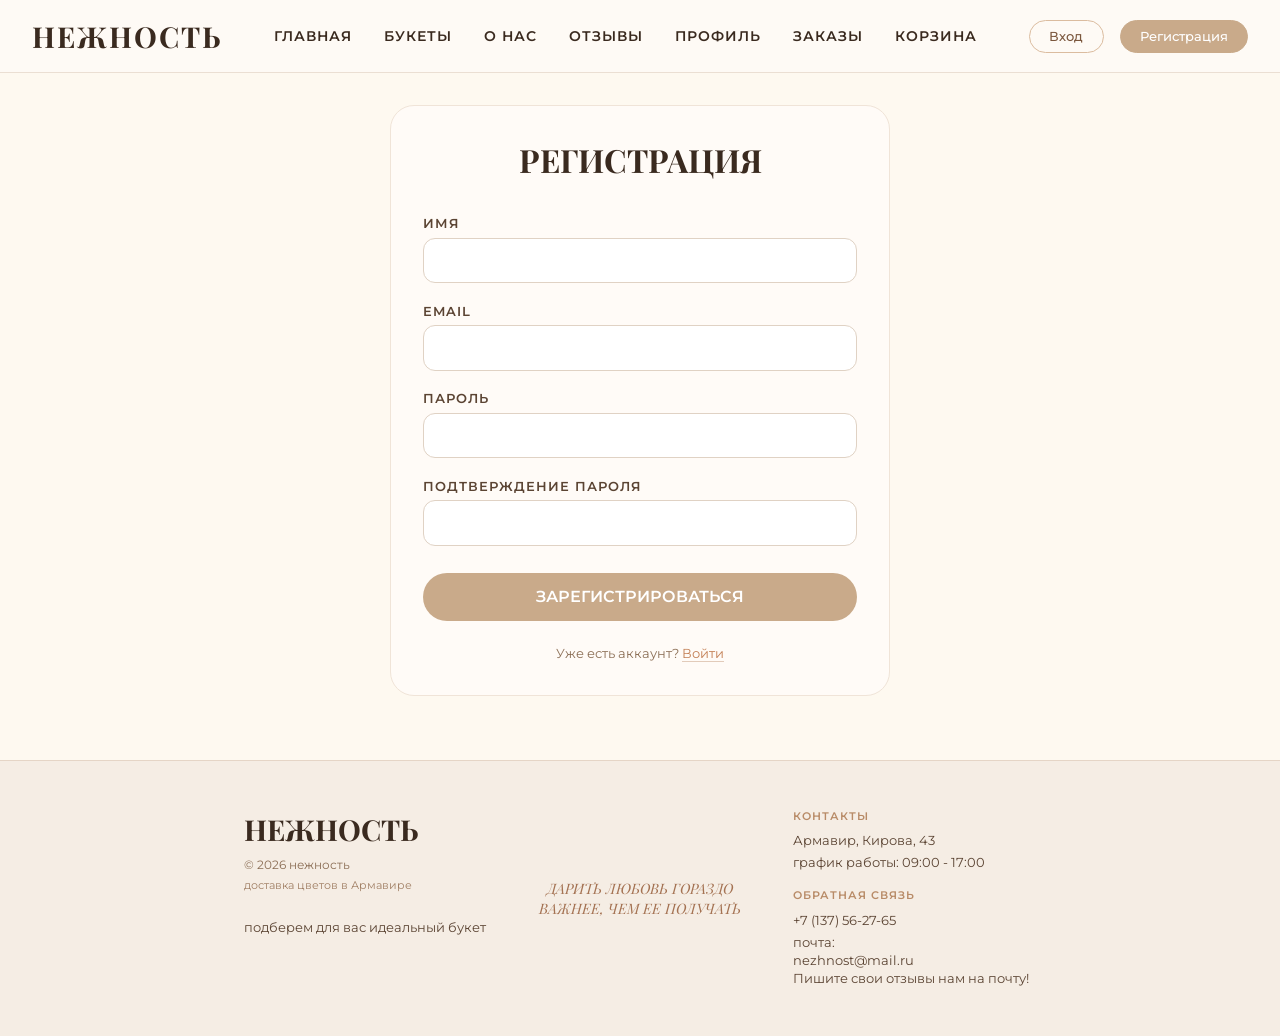
<file: register.html>
<!DOCTYPE html>
<html lang="ru">
<head>
    <meta charset="UTF-8">
    <meta name="viewport" content="width=device-width, initial-scale=1.0">
    <title>Регистрация | Нежность</title>
    <link href="https://fonts.googleapis.com/css2?family=Playfair+Display:ital,wght@0,400;0,500;0,600;0,700;0,800;1,400&family=Montserrat:ital,wght@0,300;0,400;0,500;0,600;0,700;1,400&display=swap" rel="stylesheet">
    <link rel="stylesheet" href="style.css">
</head>
<body>
    <header class="header">
        <div class="header-container">
            <a href="index.html" class="logo">НЕЖНОСТЬ</a>
            <nav class="main-nav">
                <ul class="nav-links">
                    <li><a href="index.html">ГЛАВНАЯ</a></li>
                    <li><a href="index.html#bouquets">БУКЕТЫ</a></li>
                    <li><a href="about.html">О НАС</a></li>
                    <li><a href="reviews.html">ОТЗЫВЫ</a></li>
                    <li><a href="profile.html">ПРОФИЛЬ</a></li>
                    <li><a href="orders.html">ЗАКАЗЫ</a></li>
                    <li><a href="cart.html">КОРЗИНА</a></li>
                </ul>
            </nav>
            <div class="auth-buttons" id="authButtons"></div>
        </div>
    </header>

    <main class="register-page">
        <h1 class="register-title">РЕГИСТРАЦИЯ</h1>
        <form class="register-form" id="registerForm">
            <div class="form-group">
                <label>ИМЯ</label>
                <input type="text" id="name" required>
            </div>
            <div class="form-group">
                <label>EMAIL</label>
                <input type="email" id="email" required>
            </div>
            <div class="form-group">
                <label>ПАРОЛЬ</label>
                <input type="password" id="password" required>
            </div>
            <div class="form-group">
                <label>ПОДТВЕРЖДЕНИЕ ПАРОЛЯ</label>
                <input type="password" id="confirmPassword" required>
            </div>
            <button type="submit" class="register-btn-submit">ЗАРЕГИСТРИРОВАТЬСЯ</button>
        </form>
        <div class="login-link">
            Уже есть аккаунт? <a href="login.html">Войти</a>
        </div>
    </main>

    <footer class="footer">
        <div class="footer-container">
            <div class="footer-left">
                <div class="footer-brand">НЕЖНОСТЬ</div>
                <div class="footer-copyright">© 2026 нежность</div>
                <div class="footer-delivery">доставка цветов в Армавире</div>
                <div class="footer-social-text">подберем для вас идеальный букет</div>
            </div>
            <div class="footer-center">
                <div class="footer-quote">ДАРИТЬ ЛЮБОВЬ ГОРАЗДО ВАЖНЕЕ, ЧЕМ ЕЕ ПОЛУЧАТЬ</div>
            </div>
            <div class="footer-right">
                <div class="footer-contacts-title">контакты</div>
                <div class="footer-address">Армавир, Кирова, 43</div>
                <div class="footer-hours">график работы: 09:00 - 17:00</div>
                <div class="footer-feedback-title">обратная связь</div>
                <div class="footer-phone">+7 (137) 56-27-65</div>
                <div class="footer-email">почта:<br>nezhnost@mail.ru<br>Пишите свои отзывы нам на почту!</div>
            </div>
        </div>
    </footer>

    <script src="script.js"></script>
</body>
</html>
</file>
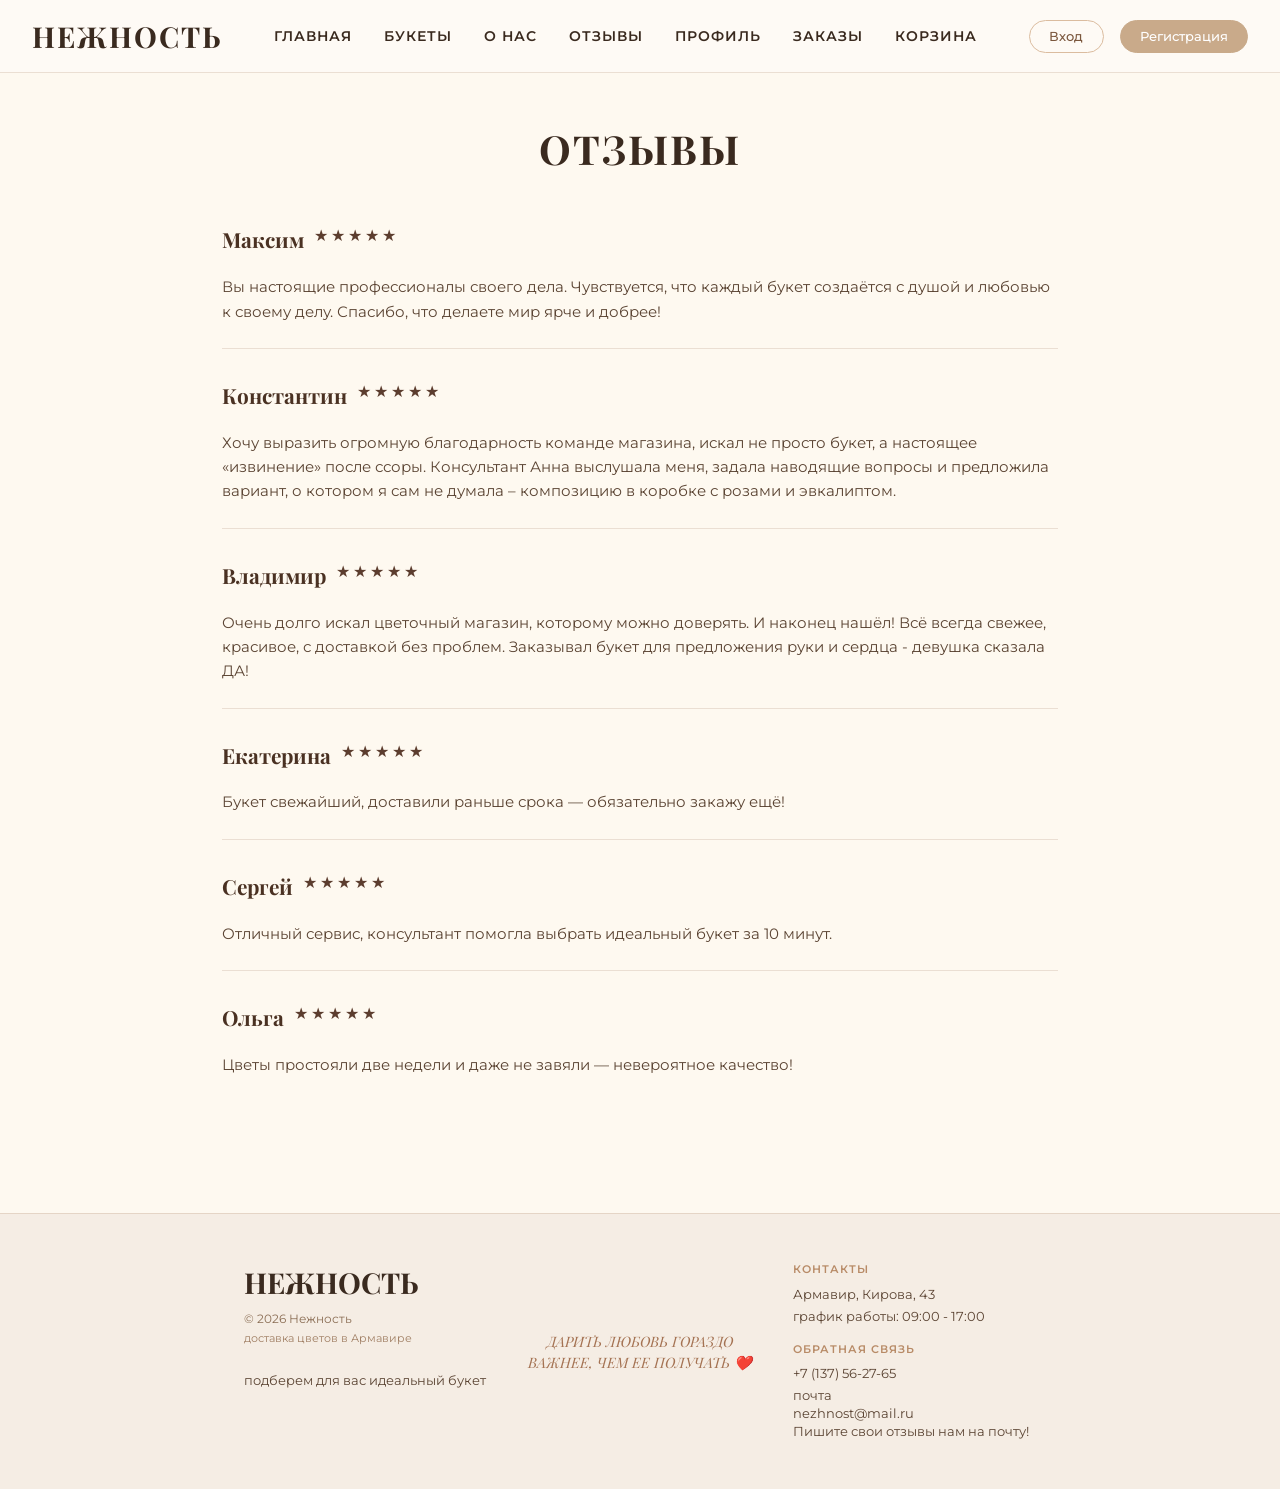
<file: reviews.html>
<!DOCTYPE html>
<html lang="ru">
<head>
    <meta charset="UTF-8">
    <meta name="viewport" content="width=device-width, initial-scale=1.0">
    <title>Отзывы | Нежность</title>
    <link href="https://fonts.googleapis.com/css2?family=Playfair+Display:ital,wght@0,400;0,500;0,600;0,700;0,800;1,400&family=Montserrat:ital,wght@0,300;0,400;0,500;0,600;0,700;1,400&display=swap" rel="stylesheet">
    <link rel="stylesheet" href="style.css">
</head>
<body>
    <header class="header">
        <div class="header-container">
            <a href="index.html" class="logo">НЕЖНОСТЬ</a>
            <nav class="main-nav">
                <ul class="nav-links">
                    <li><a href="index.html">ГЛАВНАЯ</a></li>
                    <li><a href="index.html#bouquets">БУКЕТЫ</a></li>
                    <li><a href="about.html">О НАС</a></li>
                    <li><a href="reviews.html">ОТЗЫВЫ</a></li>
                    <li><a href="profile.html">ПРОФИЛЬ</a></li>
                    <li><a href="orders.html">ЗАКАЗЫ</a></li>
                    <li><a href="cart.html">КОРЗИНА</a></li>
                </ul>
            </nav>
            <div class="auth-buttons" id="authButtons"></div>
        </div>
    </header>

    <main class="reviews-page">
        <h1 class="reviews-page-title">ОТЗЫВЫ</h1>
        
        <div class="reviews-list">
            <div class="review-item">
                <div class="review-header">
                    <h3 class="review-name">Максим</h3>
                    <div class="review-stars"><span class="star">★</span><span class="star">★</span><span class="star">★</span><span class="star">★</span><span class="star">★</span></div>
                </div>
                <p class="review-text">Вы настоящие профессионалы своего дела. Чувствуется, что каждый букет создаётся с душой и любовью к своему делу. Спасибо, что делаете мир ярче и добрее!</p>
            </div>
            
            <div class="review-item">
                <div class="review-header">
                    <h3 class="review-name">Константин</h3>
                    <div class="review-stars"><span class="star">★</span><span class="star">★</span><span class="star">★</span><span class="star">★</span><span class="star">★</span></div>
                </div>
                <p class="review-text">Хочу выразить огромную благодарность команде магазина, искал не просто букет, а настоящее «извинение» после ссоры. Консультант Анна выслушала меня, задала наводящие вопросы и предложила вариант, о котором я сам не думала – композицию в коробке с розами и эвкалиптом.</p>
            </div>
            
            <div class="review-item">
                <div class="review-header">
                    <h3 class="review-name">Владимир</h3>
                    <div class="review-stars"><span class="star">★</span><span class="star">★</span><span class="star">★</span><span class="star">★</span><span class="star">★</span></div>
                </div>
                <p class="review-text">Очень долго искал цветочный магазин, которому можно доверять. И наконец нашёл! Всё всегда свежее, красивое, с доставкой без проблем. Заказывал букет для предложения руки и сердца - девушка сказала ДА!</p>
            </div>
            
            <div class="review-item">
                <div class="review-header">
                    <h3 class="review-name">Екатерина</h3>
                    <div class="review-stars"><span class="star">★</span><span class="star">★</span><span class="star">★</span><span class="star">★</span><span class="star">★</span></div>
                </div>
                <p class="review-text">Букет свежайший, доставили раньше срока — обязательно закажу ещё!</p>
            </div>
            
            <div class="review-item">
                <div class="review-header">
                    <h3 class="review-name">Сергей</h3>
                    <div class="review-stars"><span class="star">★</span><span class="star">★</span><span class="star">★</span><span class="star">★</span><span class="star">★</span></div>
                </div>
                <p class="review-text">Отличный сервис, консультант помогла выбрать идеальный букет за 10 минут.</p>
            </div>
            
            <div class="review-item">
                <div class="review-header">
                    <h3 class="review-name">Ольга</h3>
                    <div class="review-stars"><span class="star">★</span><span class="star">★</span><span class="star">★</span><span class="star">★</span><span class="star">★</span></div>
                </div>
                <p class="review-text">Цветы простояли две недели и даже не завяли — невероятное качество!</p>
            </div>
        </div>
    </main>

    <footer class="footer">
        <div class="footer-container">
            <div class="footer-left">
                <div class="footer-brand">НЕЖНОСТЬ</div>
                <div class="footer-copyright">© 2026 Нежность</div>
                <div class="footer-delivery">доставка цветов в Армавире</div>
                <div class="footer-social-text">подберем для вас идеальный букет</div>
            </div>
            <div class="footer-center">
                <div class="footer-quote">ДАРИТЬ ЛЮБОВЬ ГОРАЗДО ВАЖНЕЕ, ЧЕМ ЕЕ ПОЛУЧАТЬ ❤️</div>
            </div>
            <div class="footer-right">
                <div class="footer-contacts-title">КОНТАКТЫ</div>
                <div class="footer-address">Армавир, Кирова, 43</div>
                <div class="footer-hours">график работы: 09:00 - 17:00</div>
                <div class="footer-feedback-title">ОБРАТНАЯ СВЯЗЬ</div>
                <div class="footer-phone">+7 (137) 56-27-65</div>
                <div class="footer-email">почта<br>nezhnost@mail.ru<br>Пишите свои отзывы нам на почту!</div>
            </div>
        </div>
    </footer>

    <script src="script.js"></script>
</body>
</html>
</file>
<file: style.css>
/* style.css */
/* Сброс и базовые стили */
* {
    margin: 0;
    padding: 0;
    box-sizing: border-box;
}

        body {
            background-color: #fef7f0;
            font-family: 'Montserrat', 'Gothic', 'Century Gothic', sans-serif;
            color: #2e241f;
        }

        /* Контейнер */
        .container {
            max-width: 1280px;
            margin: 0 auto;
            padding: 1.5rem 2rem;
        }

        /* Меню (навигация) */
        .menu {
            display: flex;
            justify-content: space-between;
            align-items: center;
            flex-wrap: wrap;
            border-bottom: 1px solid #ebdfd3;
            padding-bottom: 1rem;
            margin-bottom: 2rem;
        }

        .logo {
            font-family: 'Playfair Display', serif;
            font-size: 2rem;
            font-weight: 700;
            letter-spacing: 2px;
            color: #4a3122;
            text-decoration: none;
            transition: opacity 0.2s;
        }

        .logo:hover {
            opacity: 0.8;
        }

        .nav-links {
            display: flex;
            gap: 2rem;
            list-style: none;
        }

        .nav-links a {
            text-decoration: none;
            font-weight: 500;
            font-size: 0.95rem;
            text-transform: uppercase;
            letter-spacing: 1px;
            color: #5f4433;
            transition: color 0.2s;
            font-family: 'Montserrat', sans-serif;
        }

        .nav-links a:hover {
            color: #c28154;
        }

        /* Кнопки авторизации и регистрации */
.auth-buttons {
    display: flex;
    gap: 0.8rem;
}

.auth-btn {
    font-family: 'Montserrat', sans-serif;
    font-size: 0.8rem;
    font-weight: 500;
    padding: 0.5rem 1.2rem;
    border-radius: 30px;
    cursor: pointer;
    transition: all 0.2s ease;
}

.login-btn {
    background: transparent;
    border: 1px solid #dbbc9f;
    color: #7a563c;
}

.login-btn:hover {
    background: #dbbc9f;
    color: white;
}

.register-btn {
    background: #c9aa8a;
    border: 1px solid #c9aa8a;
    color: white;
}

.register-btn:hover {
    background: #b88d67;
    border-color: #b88d67;
}

/* Адаптив для шапки */
@media (max-width: 900px) {
    .header-container {
        flex-direction: column;
        text-align: center;
    }
    
    .nav-links {
        flex-wrap: wrap;
        justify-content: center;
        gap: 1rem;
    }
    
    .auth-buttons {
        justify-content: center;
    }
}
        /* Главный блок: заголовок + фото с текстом */
        .hero {
            display: flex;
            flex-wrap: wrap;
            align-items: center;
            gap: 3rem;
            margin: 2rem 0 3rem 0;
        }

        .hero-content {
            flex: 1.2;
            min-width: 260px;
        }

        .hero-heading {
            font-family: 'Playfair Display', serif;
            font-size: 3.2rem;
            font-weight: 700;
            line-height: 1.2;
            color: #3d2a1d;
            margin-bottom: 1.2rem;
        }

        .hero-heading span {
            display: block;
            font-size: 2rem;
            font-weight: 500;
            color: #b27a56;
            margin-top: 0.25rem;
        }

        .hero-description {
            font-size: 1rem;
            line-height: 1.5;
            color: #5b4433;
            margin-bottom: 1.8rem;
            max-width: 90%;
        }

        .btn-garant {
            display: inline-block;
            background: transparent;
            border: 1.5px solid #dbbfaa;
            padding: 0.7rem 1.8rem;
            font-family: 'Montserrat', sans-serif;
            font-weight: 600;
            font-size: 0.85rem;
            text-decoration: none;
            color: #7a563c;
            border-radius: 40px;
            transition: all 0.2s;
        }

        .btn-garant:hover {
            background: #dbbfaa;
            color: white;
            border-color: #c99f7e;
        }

        .hero-media {
            flex: 1;
            min-width: 60px;
            overflow: hidden;
        }

        .image-placeholder {
            width: 100%;
            background: #e7dbcf;
            display: flex;
            flex-direction: column;
            align-items: center;
            justify-content: center;
            text-align: center;
            padding: 1rem 1rem;
            min-height: 320px;
            cursor: pointer;
            transition: background 0.2s;
        }

        .image-placeholder:hover {
            background: #dfcfbf;
        }

        .placeholder-icon {
            font-size: 4rem;
            margin-bottom: 1rem;
            opacity: 0.7;
        }

        .placeholder-text {
            font-family: 'Montserrat', monospace;
            font-size: 0.85rem;
            color: #8b6e55;
            background: #fff6ef;
            padding: 0.3rem 1rem;
            border-radius: 60px;
            display: inline-block;
        }

        .note-change {
            font-size: 0.7rem;
            margin-top: 1rem;
            color: #b39073;
            font-style: italic;
        }

        /* простой футер (по желанию) */
        .footer-note {
            margin-top: 4rem;
            text-align: center;
            border-top: 1px solid #ebdfd3;
            padding-top: 2rem;
            font-size: 0.75rem;
            color: #9e816b;
        }

        /* адаптив */
        @media (max-width: 850px) {
            .container {
                padding: 1rem;
            }
            .hero {
                flex-direction: column;
            }
            .hero-heading {
                font-size: 2.5rem;
            }
            .nav-links {
                gap: 1rem;
                flex-wrap: wrap;
                justify-content: center;
                margin-top: 0.8rem;
            }
            .menu {
                flex-direction: column;
                gap: 0.8rem;
            }
            .hero-description {
                max-width: 100%;
            }
        }
        /* style.css */
/* Сброс и базовые стили */
* {
    margin: 0;
    padding: 0;
    box-sizing: border-box;
}

body {
    background-color: #fef9f0;  /* тёплый кремовый фон, как на фото */
    font-family: 'Montserrat', 'Gothic', 'Century Gothic', sans-serif;
    color: #2c2b28;
    line-height: 1.4;
}

.page-wrapper {
    max-width: 1200px;
    margin: 0 auto;
    padding: 2rem 2rem 1rem 2rem;
    background-color: #fef9f0;
}

/* Шрифты: Gothic №60 — используем Montserrat (гротеск), а для акцентов Playfair Display */
h1, h2, h3, .brand-title, .bouquet-name, .reviews-title, .footer-brand, .offer-headline, .inspire-quote {
    font-family: 'Playfair Display', serif;
    font-weight: 600;
}

/* Шапка */
.main-header {
    text-align: center;
    margin-bottom: 2.5rem;
    border-bottom: 1px solid #e5d9cc;
    padding-bottom: 1.8rem;
}

.brand-title {
    font-size: 4.2rem;
    letter-spacing: 4px;
    font-weight: 700;
    color: #3e2c23;
    margin-bottom: 1rem;
    text-transform: uppercase;
}

.subheadline {
    font-family: 'Montserrat', sans-serif;
    font-size: 0.9rem;
    max-width: 85%;
    margin: 0 auto;
    color: #5e4b3a;
    font-weight: 400;
    line-height: 1.5;
}

/* Секция каталога */
.catalog-section {
    margin: 2rem 0 2.5rem 0;
}

.section-label {
    font-size: 0.85rem;
    text-transform: uppercase;
    letter-spacing: 3px;
    color: #b47c5e;
    font-weight: 500;
    margin-bottom: 0.4rem;
}

.catalog-subtitle {
    font-family: 'Playfair Display', serif;
    font-size: 1.9rem;
    font-weight: 500;
    color: #3a2a21;
    margin-bottom: 2rem;
    border-left: 4px solid #e3c9b5;
    padding-left: 1rem;
}

/* Сетка букетов — 3 колонки как на визуале */
.bouquet-grid {
    display: grid;
    grid-template-columns: repeat(auto-fill, minmax(300px, 1fr));
    gap: 2rem;
    margin-top: 1rem;
}

.bouquet-card {
    background: #ffffffdd;
    background: #fffbf5;
    padding: 1.5rem 1.2rem;
    border-radius: 8px;
    box-shadow: 0 2px 6px rgba(0,0,0,0.02), 0 1px 2px rgba(0,0,0,0.03);
    transition: all 0.2s ease;
    border: 1px solid #f0e4d8;
}

.bouquet-card:hover {
    transform: translateY(-3px);
    border-color: #e2cfbe;
    box-shadow: 0 10px 20px rgba(0,0,0,0.03);
}

.bouquet-name {
    font-family: 'Playfair Display', serif;
    font-size: 1.7rem;
    font-weight: 700;
    color: #4b3424;
    letter-spacing: 1px;
    margin-bottom: 0.5rem;
}

.bouquet-desc {
    font-size: 0.85rem;
    text-transform: lowercase;
    font-style: italic;
    color: #7f6248;
    margin-bottom: 1rem;
    font-weight: 400;
}

.price {
    font-weight: 700;
    font-size: 1.2rem;
    font-family: 'Montserrat', monospace;
    color: #b1582c;
    margin: 0.75rem 0;
    letter-spacing: -0.3px;
}

.details-link {
    display: inline-block;
    font-family: 'Montserrat', sans-serif;
    font-size: 0.8rem;
    text-decoration: none;
    color: #9b6a4b;
    border-bottom: 1px dashed #dac2ae;
    padding-bottom: 2px;
    transition: color 0.2s;
}

.details-link:hover {
    color: #5d3a24;
    border-bottom-style: solid;
}

/* Блок покупатели о нас (общий стиль) */
.reviews-primary, .reviews-secondary {
    margin: 2.8rem 0;
    border-top: 1px solid #e5d5c6;
    padding-top: 2rem;
}

.reviews-title {
    font-family: 'Playfair Display', serif;
    font-size: 2rem;
    font-weight: 600;
    letter-spacing: 1px;
    color: #4a3323;
    margin-bottom: 1.5rem;
    text-align: center;
}

.review-card {
    background: #fffcf7;
    padding: 1.8rem;
    border-radius: 24px;
    box-shadow: 0 4px 12px rgba(0,0,0,0.02);
    text-align: center;
    max-width: 850px;
    margin: 0 auto;
    border: 1px solid #f1e4d9;
}

.rating {
    font-size: 2.2rem;
    font-weight: 700;
    font-family: 'Montserrat', sans-serif;
    color: #c67a44;
    margin-bottom: 0.3rem;
}

.review-author {
    font-size: 1.2rem;
    font-weight: 600;
    color: #9c6e4e;
    margin-bottom: 1rem;
    letter-spacing: 1px;
}

.review-text {
    font-size: 0.95rem;
    line-height: 1.5;
    color: #4f3c2c;
    font-style: normal;
}

/* Блок "СОБЕРЕМ БУКЕТ ИДЕАЛЬНО ПОДХОДЯЩИЙ..." */
.custom-offer {
    background: #f7efe6;
    padding: 2.2rem 2rem;
    margin: 2rem 0;
    border-radius: 28px;
    text-align: center;
    border: 1px solid #ecdccf;
}

.offer-headline {
    font-family: 'Playfair Display', serif;
    font-size: 1.7rem;
    font-weight: 700;
    text-transform: uppercase;
    color: #3b2a1f;
    margin-bottom: 1rem;
    letter-spacing: -0.2px;
}

.offer-text {
    font-size: 1rem;
    max-width: 85%;
    margin: 0 auto 1.8rem auto;
    color: #5c4432;
}

.offer-btn {
    display: inline-block;
    background: transparent;
    border: 1.5px solid #c9aa8c;
    padding: 0.7rem 2rem;
    font-family: 'Montserrat', sans-serif;
    font-weight: 600;
    text-decoration: none;
    color: #6e4a31;
    border-radius: 40px;
    transition: all 0.2s;
    font-size: 0.9rem;
}

.offer-btn:hover {
    background: #dbbc9f;
    color: white;
    border-color: #dbbc9f;
}

/* Футер */
.footer {
    display: flex;
    flex-wrap: wrap;
    justify-content: space-between;
    gap: 2rem;
    margin-top: 3rem;
    padding-top: 2rem;
    border-top: 1px solid #e2d2c2;
    font-size: 0.85rem;
}

.footer-col {
    flex: 1;
    min-width: 180px;
}

.footer-brand {
    font-family: 'Playfair Display', serif;
    font-size: 1.8rem;
    font-weight: 700;
    color: #3a2a1f;
    margin-bottom: 0.5rem;
}

.copyright {
    font-size: 0.75rem;
    color: #826b56;
    margin: 0.3rem 0;
}

.delivery-note {
    font-size: 0.7rem;
    font-style: italic;
    color: #b28867;
    margin-top: 0.3rem;
}

.footer-heading {
    font-family: 'Playfair Display', serif;
    font-size: 1.1rem;
    font-weight: 600;
    margin-bottom: 0.8rem;
    color: #4d3523;
}

.contact-address, .contact-phone, .contact-email {
    margin-bottom: 0.6rem;
    line-height: 1.4;
    font-style: normal;
    color: #5e4330;
}

.contact-email {
    margin-top: 0.5rem;
}

.call-link {
    display: inline-block;
    margin-top: 0.8rem;
    text-decoration: none;
    color: #b47148;
    border-bottom: 1px solid #e2cbba;
    font-weight: 500;
}

.call-link:hover {
    color: #844f2c;
}

.inspire-quote {
    font-family: 'Playfair Display', serif;
    font-size: 1rem;
    font-weight: 500;
    font-style: italic;
    text-align: right;
    color: #a47252;
    line-height: 1.3;
    max-width: 200px;
    margin-left: auto;
}

/* Модальное окно (лёгкое, для кликов) */
.modal {
    display: none;
    position: fixed;
    z-index: 1000;
    left: 0;
    top: 0;
    width: 100%;
    height: 100%;
    background-color: rgba(0,0,0,0.4);
    align-items: center;
    justify-content: center;
}

.modal-content {
    background-color: #fffaf3;
    padding: 1.6rem 2rem;
    border-radius: 28px;
    width: 300px;
    text-align: center;
    position: relative;
    font-family: 'Montserrat', sans-serif;
    color: #3f2c1e;
    border: 1px solid #eddccd;
}

.close-modal {
    position: absolute;
    right: 16px;
    top: 10px;
    font-size: 1.8rem;
    cursor: pointer;
    color: #ab8466;
}

.close-modal:hover {
    color: #6a432c;
}

/* Адаптив */
@media (max-width: 780px) {
    .page-wrapper {
        padding: 1rem;
    }
    .brand-title {
        font-size: 2.8rem;
    }
    .bouquet-grid {
        gap: 1rem;
    }
    .footer {
        flex-direction: column;
        text-align: center;
    }
    .inspire-quote {
        text-align: center;
        margin: 0 auto;
    }
    .offer-headline {
        font-size: 1.3rem;
    }
    .catalog-subtitle {
        font-size: 1.5rem;
    }
}
/* СЕКЦИЯ БУКЕТОВ - ЗАГОЛОВОК ПО ЦЕНТРУ, 3 КАРТОЧКИ В РЯД */
.bouquet-catalog {
    margin: 3rem 0;
    text-align: center;
}

.catalog-label {
    font-family: 'Montserrat', 'Gothic', sans-serif;
    font-size: 1.5rem;
    letter-spacing: 4px;
    color: #b88b67;
    text-transform: uppercase;
    margin-bottom: 0.5rem;
}

.catalog-headline {
    font-family: 'Playfair Display', serif;
    font-size: 2rem;
    font-weight: 500;
    color: #3a2a1f;
    margin-bottom: 2.5rem;
    text-align: center;
}

.bouquet-grid {
    display: grid;
    grid-template-columns: repeat(3, 1fr);
    gap: 2rem;
    max-width: 1100px;
    margin: 0 auto;
}

/* Карточка букета */
.bouquet-card {
    background: #fffbf7;
    padding: 1.8rem 1.2rem;
    border-radius: 16px;
    border: 1px solid #f0e4d8;
    transition: all 0.25s ease;
    text-align: left;
}

.bouquet-card:hover {
    transform: translateY(-4px);
    border-color: #decbb8;
    box-shadow: 0 8px 20px rgba(0,0,0,0.05);
}

.bouquet-name {
    font-family: 'Playfair Display', serif;
    font-size: 1.5rem;
    font-weight: 700;
    color: #4a3122;
    margin-bottom: 0.6rem;
}

.bouquet-desc {
    font-family: 'Montserrat', sans-serif;
    font-size: 0.85rem;
    color: #8a6a50;
    font-style: italic;
    margin-bottom: 1rem;
    line-height: 1.4;
}

.bouquet-price {
    font-family: 'Montserrat', sans-serif;
    font-size: 1.2rem;
    font-weight: 700;
    color: #c27d52;
    margin: 1rem 0 1.2rem 0;
}

.card-buttons {
    display: flex;
    gap: 1.2rem;
    align-items: center;
    flex-wrap: wrap;
}

.btn-link {
    font-family: 'Montserrat', sans-serif;
    font-size: 0.8rem;
    text-decoration: none;
    color: #9b6e4f;
    border-bottom: 1px dashed #dccbbc;
    padding-bottom: 2px;
    transition: all 0.2s;
}

.btn-link:hover {
    color: #5e3c26;
    border-bottom-style: solid;
}

.btn-cart {
    font-family: 'Montserrat', sans-serif;
    font-size: 0.8rem;
    text-decoration: none;
    background: transparent;
    border: 1px solid #dbbc9f;
    padding: 0.4rem 1rem;
    border-radius: 30px;
    color: #7a563c;
    font-weight: 500;
    letter-spacing: 0.5px;
    transition: all 0.2s;
}

.btn-cart:hover {
    background: #dbbc9f;
    color: white;
    border-color: #c9a07e;
}

/* Адаптив: на планшетах по 2 карточки */
@media (max-width: 900px) {
    .bouquet-grid {
        grid-template-columns: repeat(2, 1fr);
        gap: 1.5rem;
    }
}

/* На телефонах по 1 карточке */
@media (max-width: 600px) {
    .bouquet-grid {
        grid-template-columns: 1fr;
    }
    
    .catalog-headline {
        font-size: 1.6rem;
    }
}
.bouquet-image {
    width: 100%;
    height: 200px;
    object-fit: cover;
    border-radius: 12px;
    margin-bottom: 1rem;
}
.bouquet-image img {
    width: 100%;
    height: 100%;
    object-fit: cover;
    border-radius: 12px;
}
/* БЛОК "СОБЕРЕМ БУКЕТ" - ФОТО СЛЕВА, ТЕКСТ СПРАВА */
.custom-bouquet-offer {
    margin: 4rem 0;
    padding: 2rem;
    background: #fefaf5;
    border-radius: 32px;
}

.offer-wrapper {
    display: flex;
    align-items: center;
    gap: 3rem;
    max-width: 1200px;
    margin: 0 auto;
    flex-wrap: wrap;
}

/* Фото слева */
.offer-image {
    flex: 1;
    min-width: 280px;
    border-radius: 24px;
    overflow: hidden;
    box-shadow: 0 8px 20px rgba(0,0,0,0.05);
}

.offer-image img {
    width: 100%;
    height: auto;
    display: block;
    border-radius: 24px;
    transition: transform 0.3s ease;
}

.offer-image img:hover {
    transform: scale(1.02);
}

/* Контент справа */
.offer-content {
    flex: 1;
    min-width: 280px;
}

.offer-title {
    font-family: 'Playfair Display', serif;
    font-size: 1.8rem;
    font-weight: 700;
    line-height: 1.3;
    color: #3a2a1f;
    margin-bottom: 1.2rem;
}

.offer-description {
    font-family: 'Montserrat', sans-serif;
    font-size: 1rem;
    line-height: 1.6;
    color: #6b4f3a;
    margin-bottom: 2rem;
}

.offer-button {
    display: inline-block;
    font-family: 'Montserrat', sans-serif;
    font-size: 0.9rem;
    font-weight: 600;
    text-decoration: none;
    color: #7a563c;
    border: 1.5px solid #c9aa8a;
    background: transparent;
    padding: 0.8rem 2rem;
    border-radius: 40px;
    transition: all 0.3s ease;
    letter-spacing: 1px;
}

.offer-button:hover {
    background: #c9aa8a;
    color: white;
    border-color: #b88d67;
}

/* Адаптив: на планшетах и телефонах фото сверху, текст снизу */
@media (max-width: 768px) {
    .custom-bouquet-offer {
        margin: 2rem 0;
        padding: 1.5rem;
    }
    
    .offer-wrapper {
        flex-direction: column;
        gap: 1.5rem;
    }
    
    .offer-image {
        width: 100%;
    }
    
    .offer-title {
        font-size: 1.4rem;
        text-align: center;
    }
    
    .offer-description {
        font-size: 0.9rem;
        text-align: center;
    }
    
    .offer-button {
        display: block;
        text-align: center;
        max-width: 250px;
        margin: 0 auto;
    }
}
/* БЛОК "ПОКУПАТЕЛИ О НАС" - 3 ОТЗЫВА С ПРОКРУТКОЙ */
.reviews-section {
    margin: 4rem 0;
    padding: 2rem 0;
    overflow: hidden;
}

.reviews-main-title {
    font-family: 'Playfair Display', serif;
    font-size: 2.2rem;
    font-weight: 700;
    text-align: center;
    color: #3a2a1f;
    margin-bottom: 2.5rem;
    letter-spacing: 2px;
}

/* Слайдер контейнер */
.reviews-slider-container {
    position: relative;
    display: flex;
    align-items: center;
    gap: 1rem;
    max-width: 1200px;
    margin: 0 auto;
}

/* Обёртка с прокруткой */
.reviews-wrapper {
    overflow-x: auto;
    scroll-behavior: smooth;
    scrollbar-width: none; /* Firefox */
    -ms-overflow-style: none; /* IE/Edge */
    flex: 1;
}

.reviews-wrapper::-webkit-scrollbar {
    display: none; /* Chrome/Safari */
}

/* Трек с карточками */
.reviews-track {
    display: flex;
    gap: 2rem;
    transition: transform 0.3s ease;
}

/* БЛОК "ПОКУПАТЕЛИ О НАС" - ЗАЦИКЛЕННЫЕ ОТЗЫВЫ */
.reviews-section {
    margin: 4rem 0;
    padding: 2rem 0;
    overflow: hidden;
}

.reviews-main-title {
    font-family: 'Playfair Display', serif;
    font-size: 2.2rem;
    font-weight: 700;
    text-align: center;
    color: #3a2a1f;
    margin-bottom: 2.5rem;
    letter-spacing: 2px;
}

.reviews-slider-container {
    position: relative;
    display: flex;
    align-items: center;
    gap: 1rem;
    max-width: 1200px;
    margin: 0 auto;
}

.reviews-wrapper {
    overflow-x: auto;
    scroll-behavior: smooth;
    scrollbar-width: none;
    -ms-overflow-style: none;
    flex: 1;
}

.reviews-wrapper::-webkit-scrollbar {
    display: none;
}

.reviews-track {
    display: flex;
    gap: 2rem;
    transition: transform 0.4s ease-in-out;
}

.review-card {
    flex: 0 0 calc(33.333% - 1.35rem);
    min-width: 280px;
    background: #fffbf7;
    border-radius: 24px;
    padding: 1.8rem;
    border: 1px solid #f0e4d8;
    box-shadow: 0 4px 15px rgba(0,0,0,0.03);
    transition: all 0.2s ease;
}

.review-card:hover {
    transform: translateY(-4px);
    box-shadow: 0 8px 25px rgba(0,0,0,0.08);
    border-color: #e6d5c6;
}


.review-author {
    margin-bottom: 1rem;
    border-left: 3px solid #dbbc9f;
    padding-left: 0.8rem;
}

.author-name {
    font-family: 'Playfair Display', serif;
    font-size: 1.3rem;
    font-weight: 700;
    color: #4a3122;
    display: inline-block;
    margin-right: 0.6rem;
}

.review-text {
    font-family: 'Montserrat', sans-serif;
    font-size: 0.85rem;
    line-height: 1.5;
    color: #5b4433;
    margin-bottom: 0.8rem;
}

.review-text:last-child {
    margin-bottom: 0;
}

.slider-btn {
    background: #f0e4d8;
    border: none;
    width: 44px;
    height: 44px;
    border-radius: 50%;
    font-size: 1.8rem;
    font-weight: bold;
    color: #8b6e55;
    cursor: pointer;
    transition: all 0.2s ease;
    display: flex;
    align-items: center;
    justify-content: center;
    flex-shrink: 0;
    z-index: 10;
}

.slider-btn:hover {
    background: #dbbc9f;
    color: white;
    transform: scale(1.05);
}

.slider-btn:active {
    transform: scale(0.95);
}

.slider-dots {
    display: flex;
    justify-content: center;
    gap: 0.8rem;
    margin-top: 2rem;
}

.dot {
    width: 10px;
    height: 10px;
    border-radius: 50%;
    background: #decbb8;
    cursor: pointer;
    transition: all 0.2s ease;
}

.dot:hover {
    background: #c27d52;
}

.dot.active {
    width: 26px;
    border-radius: 10px;
    background: #c27d52;
}

@media (max-width: 1024px) {
    .review-card {
        flex: 0 0 calc(50% - 1rem);
    }
}

@media (max-width: 768px) {
    .reviews-section {
        margin: 2rem 0;
    }
    
    .reviews-main-title {
        font-size: 1.6rem;
    }
    
    .review-card {
        flex: 0 0 calc(100% - 0.5rem);
    }
    
    .slider-btn {
        width: 36px;
        height: 36px;
        font-size: 1.4rem;
    }
    
    .author-name {
        font-size: 1.1rem;
    }
    
    .review-text {
        font-size: 0.8rem;
    }
    
}
.reviews-wrapper {
    overflow: hidden;
    flex: 1;
}

.reviews-track {
    display: flex;
    gap: 2rem;
    transition: transform 0.4s ease-in-out;
}

.review-card {
    flex: 0 0 auto;
    box-sizing: border-box;
}
/* ФУТЕР - ИДЕНТИЧНО ФОТО */
.footer {
    background: #f5ede4;
    border-top: 1px solid #ebdfd3;
    padding: 3rem 2rem 2rem 2rem;
    margin-top: 4rem;
}

.footer-container {
    max-width: 1200px;
    margin: 0 auto;
    display: flex;
    justify-content: space-between;
    flex-wrap: wrap;
    gap: 2rem;
}

/* Левая колонка */
.footer-left {
    flex: 1;
    min-width: 200px;
}

.footer-brand {
    font-family: 'Playfair Display', serif;
    font-size: 1.8rem;
    font-weight: 700;
    color: #3a2a1f;
    margin-bottom: 0.5rem;
}

.footer-copyright {
    font-family: 'Montserrat', sans-serif;
    font-size: 1rem;
    color: #8b6e55;
    margin-bottom: 0.25rem;
}

.footer-delivery {
    font-family: 'Montserrat', sans-serif;
    font-size: 1rem;
    color: #a07f64;
    margin-bottom: 1.5rem;
}

.footer-social-text {
    font-family: 'Montserrat', sans-serif;
    font-size: 1rem;
    color: #5b4433;
    line-height: 1.5;
}

/* Центральная колонка */
.footer-center {
    flex: 1;
    min-width: 200px;
    display: flex;
    align-items: center;
    justify-content: center;
}

.footer-quote {
    font-family: 'Playfair Display', serif;
    font-size: 1.5rem;
    font-style: italic;
    color: #a47252;
    text-align: center;
    max-width: 250px;
    line-height: 1.4;
}

/* Правая колонка */
.footer-right {
    flex: 1;
    min-width: 200px;
}

.footer-contacts-title,
.footer-feedback-title {
    font-family: 'Montserrat', sans-serif;
    font-size: 0.7rem;
    font-weight: 600;
    text-transform: uppercase;
    letter-spacing: 1px;
    color: #b88b67;
    margin-bottom: 0.5rem;
}

.footer-contacts-title {
    margin-top: 0;
}

.footer-feedback-title {
    margin-top: 1rem;
}

.footer-address,
.footer-hours,
.footer-phone {
    font-family: 'Montserrat', sans-serif;
    font-size: 1rem;
    color: #5b4433;
    margin-bottom: 0.25rem;
    line-height: 1.4;
}

.footer-email {
    font-family: 'Montserrat', sans-serif;
    font-size: 1rem;
    color: #5b4433;
    margin-bottom: 0.5rem;
    line-height: 1.4;
}

/* Адаптив */
@media (max-width: 900px) {
    .footer-container {
        flex-direction: column;
        text-align: center;
        gap: 1.5rem;
    }
    
    .footer-center {
        order: -1;
    }
    
    .footer-quote {
        max-width: 100%;
    }
    
    .footer-social-text br {
        display: none;
    }
}
/* ========== СТИЛИ ДЛЯ СТРАНИЦЫ РЕГИСТРАЦИИ ========== */

/* ШАПКА С МЕНЮ */
.header {
    background: #fefaf5;
    border-bottom: 1px solid #ebdfd3;
    padding: 1rem 2rem;
    position: sticky;
    top: 0;
    z-index: 100;
}

.header-container {
    max-width: 1280px;
    margin: 0 auto;
    display: flex;
    justify-content: space-between;
    align-items: center;
    flex-wrap: wrap;
    gap: 1rem;
}

.logo {
    font-family: 'Playfair Display', serif;
    font-size: 1.8rem;
    font-weight: 700;
    color: #3a2a1f;
    text-decoration: none;
    transition: opacity 0.2s;
}

.logo:hover {
    opacity: 0.8;
}

.main-nav {
    flex: 1;
    display: flex;
    justify-content: center;
}

.nav-links {
    display: flex;
    gap: 2rem;
    list-style: none;
    margin: 0;
    padding: 0;
}

.nav-links li a {
    font-family: 'Montserrat', sans-serif;
    text-decoration: none;
    font-size: 0.85rem;
    font-weight: 600;
    letter-spacing: 1px;
    color: #3a2a1f;
    transition: color 0.2s;
}

.nav-links li a:hover {
    color: #c28154;
}

/* КНОПКИ ВХОДА И РЕГИСТРАЦИИ В ШАПКЕ */
.auth-buttons {
    display: flex;
    gap: 1rem;
}

.auth-link {
    font-family: 'Montserrat', sans-serif;
    font-size: 0.85rem;
    font-weight: 600;
    text-decoration: none;
    color: #3a2a1f;
    transition: color 0.2s;
}

.auth-link:hover {
    color: #c28154;
}

/* ОСНОВНОЙ БЛОК РЕГИСТРАЦИИ */
.register-page {
    max-width: 500px;
    margin: 2rem auto;
    padding: 2rem;
    background: #fffbf7;
    border-radius: 24px;
    border: 1px solid #f0e4d8;
}

.register-title {
    font-family: 'Playfair Display', serif;
    font-size: 2rem;
    font-weight: 700;
    text-align: center;
    color: #3a2a1f;
    margin-bottom: 2rem;
}

.register-form {
    display: flex;
    flex-direction: column;
    gap: 1.2rem;
}

.form-group {
    display: flex;
    flex-direction: column;
    gap: 0.3rem;
}

.form-group label {
    font-family: 'Montserrat', sans-serif;
    font-size: 0.8rem;
    font-weight: 600;
    color: #5b4433;
    text-transform: uppercase;
    letter-spacing: 1px;
}

.form-group input {
    padding: 0.8rem 1rem;
    border: 1px solid #e0d2c4;
    border-radius: 12px;
    font-family: 'Montserrat', sans-serif;
    font-size: 0.9rem;
    background: white;
    transition: all 0.2s;
}

.form-group input:focus {
    outline: none;
    border-color: #c9aa8a;
    box-shadow: 0 0 0 3px rgba(201, 170, 138, 0.1);
}

.register-btn-submit {
    background: #c9aa8a;
    border: none;
    padding: 0.9rem;
    border-radius: 40px;
    font-family: 'Montserrat', sans-serif;
    font-size: 1rem;
    font-weight: 600;
    color: white;
    cursor: pointer;
    transition: all 0.2s;
    margin-top: 0.5rem;
}

.register-btn-submit:hover {
    background: #b88d67;
}

.login-link {
    text-align: center;
    margin-top: 1.5rem;
    font-family: 'Montserrat', sans-serif;
    font-size: 0.8rem;
    color: #8b6e55;
}

.login-link a {
    color: #c27d52;
    text-decoration: none;
    border-bottom: 1px solid #e2cbba;
}

.login-link a:hover {
    color: #5e3c26;
}

/* ФУТЕР */
.footer {
    background: #f5ede4;
    border-top: 1px solid #e5d5c6;
    padding: 3rem 2rem 2rem 2rem;
    margin-top: 4rem;
}

.footer-container {
    max-width: 1200px;
    margin: 0 auto;
    display: flex;
    justify-content: space-between;
    flex-wrap: wrap;
    gap: 2rem;
}

.footer-left {
    flex: 1;
    min-width: 200px;
}

.footer-brand {
    font-family: 'Playfair Display', serif;
    font-size: 1.8rem;
    font-weight: 700;
    color: #3a2a1f;
    margin-bottom: 0.5rem;
}

.footer-copyright {
    font-family: 'Montserrat', sans-serif;
    font-size: 0.75rem;
    color: #8b6e55;
    margin-bottom: 0.25rem;
}

.footer-delivery {
    font-family: 'Montserrat', sans-serif;
    font-size: 0.7rem;
    color: #a07f64;
    margin-bottom: 1.5rem;
}

.footer-social-text {
    font-family: 'Montserrat', sans-serif;
    font-size: 0.8rem;
    color: #5b4433;
    line-height: 1.5;
}

.footer-center {
    flex: 1;
    min-width: 200px;
    display: flex;
    align-items: center;
    justify-content: center;
}

.footer-quote {
    font-family: 'Playfair Display', serif;
    font-size: 0.9rem;
    font-style: italic;
    color: #a47252;
    text-align: center;
    max-width: 250px;
    line-height: 1.4;
}

.footer-right {
    flex: 1;
    min-width: 200px;
}

.footer-contacts-title,
.footer-feedback-title {
    font-family: 'Montserrat', sans-serif;
    font-size: 0.7rem;
    font-weight: 600;
    text-transform: uppercase;
    letter-spacing: 1px;
    color: #b88b67;
    margin-bottom: 0.5rem;
}

.footer-contacts-title {
    margin-top: 0;
}

.footer-feedback-title {
    margin-top: 1rem;
}

.footer-address,
.footer-hours,
.footer-phone {
    font-family: 'Montserrat', sans-serif;
    font-size: 0.8rem;
    color: #5b4433;
    margin-bottom: 0.25rem;
    line-height: 1.4;
}

.footer-email {
    font-family: 'Montserrat', sans-serif;
    font-size: 0.8rem;
    color: #5b4433;
    margin-bottom: 0.5rem;
    line-height: 1.4;
}

/* АДАПТИВ */
@media (max-width: 900px) {
    .header-container {
        flex-direction: column;
        text-align: center;
    }
    
    .nav-links {
        flex-wrap: wrap;
        justify-content: center;
        gap: 1rem;
    }
    
    .auth-buttons {
        justify-content: center;
    }
    
    .footer-container {
        flex-direction: column;
        text-align: center;
        gap: 1.5rem;
    }
    
    .footer-center {
        order: -1;
    }
    
    .footer-quote {
        max-width: 100%;
    }
    
    .footer-social-text br {
        display: none;
    }
}

@media (max-width: 600px) {
    .register-page {
        margin: 1rem;
        padding: 1.5rem;
    }
    
    .register-title {
        font-size: 1.6rem;
    }
}
/* ========== СТИЛИ ДЛЯ СТРАНИЦЫ ВХОДА ========== */

/* ШАПКА */
.header {
    background: #fefaf5;
    border-bottom: 1px solid #ebdfd3;
    padding: 1rem 2rem;
}

.header-container {
    max-width: 1280px;
    margin: 0 auto;
    display: flex;
    justify-content: space-between;
    align-items: center;
    flex-wrap: wrap;
    gap: 2rem;
}

.logo {
    font-family: 'Playfair Display', serif;
    font-size: 1.8rem;
    font-weight: 700;
    color: #3a2a1f;
    text-decoration: none;
}

.logo:hover {
    opacity: 0.8;
}

.main-nav {
    flex: 1;
}

.nav-links {
    display: flex;
    justify-content: center;
    gap: 2rem;
    list-style: none;
    margin: 0;
    padding: 0;
}

.nav-links li a {
    font-family: 'Montserrat', sans-serif;
    text-decoration: none;
    font-size: 0.85rem;
    font-weight: 600;
    letter-spacing: 1px;
    color: #3a2a1f;
    transition: color 0.2s;
}

.nav-links li a:hover {
    color: #c28154;
}

/* ОСНОВНОЙ БЛОК ВХОДА */
.login-page {
    max-width: 500px;
    margin: 3rem auto;
    padding: 2rem;
    background: #fffbf7;
    border-radius: 24px;
    border: 1px solid #f0e4d8;
}

.login-title {
    font-family: 'Playfair Display', serif;
    font-size: 2rem;
    font-weight: 700;
    text-align: center;
    color: #3a2a1f;
    margin-bottom: 2rem;
}

.login-form {
    display: flex;
    flex-direction: column;
    gap: 1.2rem;
}

.form-group {
    display: flex;
    flex-direction: column;
    gap: 0.3rem;
}

.form-group label {
    font-family: 'Montserrat', sans-serif;
    font-size: 0.8rem;
    font-weight: 600;
    color: #5b4433;
    text-transform: uppercase;
    letter-spacing: 1px;
}

.form-group input {
    padding: 0.8rem 1rem;
    border: 1px solid #e0d2c4;
    border-radius: 12px;
    font-family: 'Montserrat', sans-serif;
    font-size: 0.9rem;
    background: white;
}

.form-group input:focus {
    outline: none;
    border-color: #c9aa8a;
    box-shadow: 0 0 0 3px rgba(201, 170, 138, 0.1);
}

.login-btn-submit {
    background: #c9aa8a;
    border: none;
    padding: 0.9rem;
    border-radius: 40px;
    font-family: 'Montserrat', sans-serif;
    font-size: 1rem;
    font-weight: 600;
    color: white;
    cursor: pointer;
    margin-top: 0.5rem;
}

.login-btn-submit:hover {
    background: #b88d67;
}

.register-link {
    text-align: center;
    margin-top: 1.5rem;
    font-family: 'Montserrat', sans-serif;
    font-size: 0.8rem;
    color: #8b6e55;
}

.register-link a {
    color: #c27d52;
    text-decoration: none;
    border-bottom: 1px solid #e2cbba;
}

.register-link a:hover {
    color: #5e3c26;
}

/* ФУТЕР */
.footer {
    background: #f5ede4;
    border-top: 1px solid #e5d5c6;
    padding: 3rem 2rem 2rem 2rem;
    margin-top: 4rem;
}

.footer-container {
    max-width: 1200px;
    margin: 0 auto;
    display: flex;
    justify-content: space-between;
    flex-wrap: wrap;
    gap: 2rem;
}

.footer-left {
    flex: 1;
    min-width: 200px;
}

.footer-brand {
    font-family: 'Playfair Display', serif;
    font-size: 1.8rem;
    font-weight: 700;
    color: #3a2a1f;
    margin-bottom: 0.5rem;
}

.footer-copyright {
    font-family: 'Montserrat', sans-serif;
    font-size: 0.75rem;
    color: #8b6e55;
    margin-bottom: 0.25rem;
}

.footer-delivery {
    font-family: 'Montserrat', sans-serif;
    font-size: 0.7rem;
    color: #a07f64;
    margin-bottom: 1.5rem;
}

.footer-social-text {
    font-family: 'Montserrat', sans-serif;
    font-size: 0.8rem;
    color: #5b4433;
    line-height: 1.5;
}

.footer-center {
    flex: 1;
    min-width: 200px;
    display: flex;
    align-items: center;
    justify-content: center;
}

.footer-quote {
    font-family: 'Playfair Display', serif;
    font-size: 0.9rem;
    font-style: italic;
    color: #a47252;
    text-align: center;
    max-width: 250px;
    line-height: 1.4;
}

.footer-right {
    flex: 1;
    min-width: 200px;
}

.footer-contacts-title,
.footer-feedback-title {
    font-family: 'Montserrat', sans-serif;
    font-size: 0.7rem;
    font-weight: 600;
    text-transform: uppercase;
    letter-spacing: 1px;
    color: #b88b67;
    margin-bottom: 0.5rem;
}

.footer-contacts-title {
    margin-top: 0;
}

.footer-feedback-title {
    margin-top: 1rem;
}

.footer-address,
.footer-hours,
.footer-phone {
    font-family: 'Montserrat', sans-serif;
    font-size: 0.8rem;
    color: #5b4433;
    margin-bottom: 0.25rem;
    line-height: 1.4;
}

.footer-email {
    font-family: 'Montserrat', sans-serif;
    font-size: 0.8rem;
    color: #5b4433;
    margin-bottom: 0.5rem;
    line-height: 1.4;
}

/* АДАПТИВ */
@media (max-width: 900px) {
    .header-container {
        flex-direction: column;
        text-align: center;
        gap: 1rem;
    }
    
    .nav-links {
        flex-wrap: wrap;
        gap: 1rem;
    }
    
    .footer-container {
        flex-direction: column;
        text-align: center;
        gap: 1.5rem;
    }
    
    .footer-center {
        order: -1;
    }
    
    .footer-quote {
        max-width: 100%;
    }
}

@media (max-width: 600px) {
    .login-page {
        margin: 1rem;
        padding: 1.5rem;
    }
    
    .login-title {
        font-size: 1.6rem;
    }
}
/* ========== СТИЛИ ДЛЯ СТРАНИЦЫ "О НАС" ========== */

/* ШАПКА */
.header {
    background: #fefaf5;
    border-bottom: 1px solid #ebdfd3;
    padding: 1rem 2rem;
}

.header-container {
    max-width: 1280px;
    margin: 0 auto;
    display: flex;
    justify-content: space-between;
    align-items: center;
    flex-wrap: wrap;
    gap: 2rem;
}

.logo {
    font-family: 'Playfair Display', serif;
    font-size: 1.8rem;
    font-weight: 700;
    color: #3a2a1f;
    text-decoration: none;
}

.logo:hover {
    opacity: 0.8;
}

.main-nav {
    flex: 1;
}

.nav-links {
    display: flex;
    justify-content: center;
    gap: 2rem;
    list-style: none;
    margin: 0;
    padding: 0;
}

.nav-links li a {
    font-family: 'Montserrat', sans-serif;
    text-decoration: none;
    font-size: 0.85rem;
    font-weight: 600;
    letter-spacing: 1px;
    color: #3a2a1f;
    transition: color 0.2s;
}

.nav-links li a:hover {
    color: #c28154;
}

/* ОСНОВНОЙ БЛОК "О НАС" */
.about-page {
    max-width: 1200px;
    margin: 3rem auto;
    padding: 2rem;
}

.about-container {
    display: flex;
    align-items: center;
    gap: 4rem;
    flex-wrap: wrap;
}

.about-content {
    flex: 1;
    min-width: 280px;
}

.about-hello {
    font-family: 'Playfair Display', serif;
    font-size: 1.5rem;
    font-weight: 500;
    color: #8b6e55;
    letter-spacing: 2px;
    margin-bottom: 0.5rem;
}

.about-brand {
    font-family: 'Playfair Display', serif;
    font-size: 4rem;
    font-weight: 800;
    color: #3a2a1f;
    margin-bottom: 1rem;
    letter-spacing: 2px;
}

.about-subtitle {
    font-family: 'Montserrat', sans-serif;
    font-size: 1rem;
    font-weight: 500;
    color: #5b4433;
    margin-bottom: 2rem;
    line-height: 1.5;
}

.about-divider {
    width: 60px;
    height: 2px;
    background: #dbbc9f;
    margin-bottom: 2rem;
}

.about-description {
    font-family: 'Montserrat', sans-serif;
    font-size: 1rem;
    line-height: 1.7;
    color: #5b4433;
}

/* БЛОК С ИЗОБРАЖЕНИЕМ - РОВНЫЕ ОТСТУПЫ */
.about-image {
    flex: 1;
    display: flex;
    justify-content: flex-end;
    align-items: center;
}

.image-placeholder {
    background: #f5ede4;
    border-radius: 24px;
    padding: 2rem;
    text-align: center;
    border: 1px solid #e5d5c6;
    width: 100%;
    max-width: 350px;
    margin-left: auto;
    margin-right: 0;
}

.image-placeholder svg {
    width: 100%;
    height: auto;
    max-width: 280px;
}

.placeholder-caption {
    font-family: 'Montserrat', sans-serif;
    font-size: 0.7rem;
    color: #a07f64;
    margin-top: 1rem;
    font-style: italic;
}

/* АДАПТИВ */
@media (max-width: 900px) {
    .about-container {
        flex-direction: column;
        text-align: center;
        gap: 2rem;
    }
    
    .about-content {
        max-width: 100%;
        text-align: center;
    }
    
    .about-image {
        justify-content: center;
    }
    
    .image-placeholder {
        margin-left: auto;
        margin-right: auto;
    }
    
    .about-description br {
        display: none;
    }
}

@media (max-width: 600px) {
    .about-page {
        padding: 1.5rem;
    }
    
    .about-brand {
        font-size: 2.5rem;
    }
    
    .about-hello {
        font-size: 1.1rem;
    }
    
    .image-placeholder {
        max-width: 280px;
    }
}

.placeholder-caption {
    font-family: 'Montserrat', sans-serif;
    font-size: 0.7rem;
    color: #a07f64;
    margin-top: 1rem;
    font-style: italic;
}

/* ФУТЕР */
.footer {
    background: #f5ede4;
    border-top: 1px solid #e5d5c6;
    padding: 3rem 2rem 2rem 2rem;
    margin-top: 4rem;
}

.footer-container {
    max-width: 1200px;
    margin: 0 auto;
    display: flex;
    justify-content: space-between;
    flex-wrap: wrap;
    gap: 2rem;
}

.footer-left {
    flex: 1;
    min-width: 200px;
}

.footer-brand {
    font-family: 'Playfair Display', serif;
    font-size: 1.8rem;
    font-weight: 700;
    color: #3a2a1f;
    margin-bottom: 0.5rem;
}

.footer-copyright {
    font-family: 'Montserrat', sans-serif;
    font-size: 0.75rem;
    color: #8b6e55;
    margin-bottom: 0.25rem;
}

.footer-delivery {
    font-family: 'Montserrat', sans-serif;
    font-size: 0.7rem;
    color: #a07f64;
    margin-bottom: 1.5rem;
}

.footer-social-text {
    font-family: 'Montserrat', sans-serif;
    font-size: 0.8rem;
    color: #5b4433;
    line-height: 1.5;
}

.footer-center {
    flex: 1;
    min-width: 200px;
    display: flex;
    align-items: center;
    justify-content: center;
}

.footer-quote {
    font-family: 'Playfair Display', serif;
    font-size: 0.9rem;
    font-style: italic;
    color: #a47252;
    text-align: center;
    max-width: 250px;
    line-height: 1.4;
}

.footer-right {
    flex: 1;
    min-width: 200px;
}

.footer-contacts-title,
.footer-feedback-title {
    font-family: 'Montserrat', sans-serif;
    font-size: 0.7rem;
    font-weight: 600;
    text-transform: uppercase;
    letter-spacing: 1px;
    color: #b88b67;
    margin-bottom: 0.5rem;
}

.footer-contacts-title {
    margin-top: 0;
}

.footer-feedback-title {
    margin-top: 1rem;
}

.footer-address,
.footer-hours,
.footer-phone {
    font-family: 'Montserrat', sans-serif;
    font-size: 0.8rem;
    color: #5b4433;
    margin-bottom: 0.25rem;
    line-height: 1.4;
}

.footer-email {
    font-family: 'Montserrat', sans-serif;
    font-size: 0.8rem;
    color: #5b4433;
    margin-bottom: 0.5rem;
    line-height: 1.4;
}

/* АДАПТИВ */
@media (max-width: 900px) {
    .header-container {
        flex-direction: column;
        text-align: center;
        gap: 1rem;
    }
    
    .nav-links {
        flex-wrap: wrap;
        gap: 1rem;
    }
    
    .about-container {
        flex-direction: column;
        text-align: center;
    }
    
    .about-divider {
        margin: 1.5rem auto;
    }
    
    .footer-container {
        flex-direction: column;
        text-align: center;
        gap: 1.5rem;
    }
    
    .footer-center {
        order: -1;
    }
    
    .footer-quote {
        max-width: 100%;
    }
}

@media (max-width: 600px) {
    .about-page {
        padding: 1rem;
    }
    
    .about-brand {
        font-size: 2.5rem;
    }
    
    .about-hello {
        font-size: 1.2rem;
    }
}
/* ========== СТРАНИЦА "ОТЗЫВЫ" ========== */

/* ШАПКА */
.header {
    background: #fefaf5;
    border-bottom: 1px solid #ebdfd3;
    padding: 1rem 2rem;
}

.header-container {
    max-width: 1280px;
    margin: 0 auto;
    display: flex;
    justify-content: space-between;
    align-items: center;
    flex-wrap: wrap;
    gap: 2rem;
}

.logo {
    font-family: 'Playfair Display', serif;
    font-size: 1.8rem;
    font-weight: 700;
    color: #3a2a1f;
    text-decoration: none;
}

.logo:hover {
    opacity: 0.8;
}

.main-nav {
    flex: 1;
}

.nav-links {
    display: flex;
    justify-content: center;
    gap: 2rem;
    list-style: none;
    margin: 0;
    padding: 0;
}

.nav-links li a {
    font-family: 'Montserrat', sans-serif;
    text-decoration: none;
    font-size: 0.85rem;
    font-weight: 600;
    letter-spacing: 1px;
    color: #3a2a1f;
    transition: color 0.2s;
}

.nav-links li a:hover {
    color: #c28154;
}

/* ОСНОВНОЙ БЛОК ОТЗЫВОВ */
.reviews-page {
    max-width: 900px;
    margin: 0 auto;
    padding: 3rem 2rem;
}

.reviews-page-title {
    font-family: 'Playfair Display', serif;
    font-size: 2.5rem;
    font-weight: 700;
    text-align: center;
    color: #3a2a1f;
    margin-bottom: 3rem;
    letter-spacing: 2px;
}

.reviews-list {
    display: flex;
    flex-direction: column;
    gap: 2rem;
}

.review-item {
    border-bottom: 1px solid #ebdfd3;
    padding-bottom: 1.5rem;
}

.review-item:last-child {
    border-bottom: none;
}

.review-name {
    font-family: 'Playfair Display', serif;
    font-size: 1.3rem;
    font-weight: 700;
    color: #4a3122;
    margin-bottom: 0.8rem;
}

.review-text {
    font-family: 'Montserrat', sans-serif;
    font-size: 0.95rem;
    line-height: 1.6;
    color: #5b4433;
}

/* ФУТЕР */
.footer {
    background: #f5ede4;
    border-top: 1px solid #e5d5c6;
    padding: 3rem 2rem 2rem 2rem;
    margin-top: 4rem;
}

.footer-container {
    max-width: 1200px;
    margin: 0 auto;
    display: flex;
    justify-content: space-between;
    flex-wrap: wrap;
    gap: 2rem;
}

.footer-left {
    flex: 1;
    min-width: 200px;
}

.footer-brand {
    font-family: 'Playfair Display', serif;
    font-size: 1.8rem;
    font-weight: 700;
    color: #3a2a1f;
    margin-bottom: 0.5rem;
}

.footer-copyright {
    font-family: 'Montserrat', sans-serif;
    font-size: 0.75rem;
    color: #8b6e55;
    margin-bottom: 0.25rem;
}

.footer-delivery {
    font-family: 'Montserrat', sans-serif;
    font-size: 0.7rem;
    color: #a07f64;
    margin-bottom: 1.5rem;
}

.footer-social-text {
    font-family: 'Montserrat', sans-serif;
    font-size: 0.8rem;
    color: #5b4433;
    line-height: 1.5;
}

.footer-center {
    flex: 1;
    min-width: 200px;
    display: flex;
    align-items: center;
    justify-content: center;
}

.footer-quote {
    font-family: 'Playfair Display', serif;
    font-size: 0.9rem;
    font-style: italic;
    color: #a47252;
    text-align: center;
    max-width: 250px;
    line-height: 1.4;
}

.footer-right {
    flex: 1;
    min-width: 200px;
}

.footer-contacts-title,
.footer-feedback-title {
    font-family: 'Montserrat', sans-serif;
    font-size: 0.7rem;
    font-weight: 600;
    text-transform: uppercase;
    letter-spacing: 1px;
    color: #b88b67;
    margin-bottom: 0.5rem;
}

.footer-contacts-title {
    margin-top: 0;
}

.footer-feedback-title {
    margin-top: 1rem;
}

.footer-address,
.footer-hours,
.footer-phone {
    font-family: 'Montserrat', sans-serif;
    font-size: 0.8rem;
    color: #5b4433;
    margin-bottom: 0.25rem;
    line-height: 1.4;
}

.footer-email {
    font-family: 'Montserrat', sans-serif;
    font-size: 0.8rem;
    color: #5b4433;
    margin-bottom: 0.5rem;
    line-height: 1.4;
}

.footer-call-link {
    display: inline-block;
    font-family: 'Montserrat', sans-serif;
    font-size: 0.75rem;
    text-decoration: none;
    color: #b47148;
    border-bottom: 1px solid #e2cbba;
    padding-bottom: 2px;
    margin-top: 0.3rem;
}

.footer-call-link:hover {
    color: #5e3c26;
}

/* АДАПТИВ */
@media (max-width: 900px) {
    .header-container {
        flex-direction: column;
        text-align: center;
        gap: 1rem;
    }
    
    .nav-links {
        flex-wrap: wrap;
        gap: 1rem;
    }
    
    .footer-container {
        flex-direction: column;
        text-align: center;
        gap: 1.5rem;
    }
    
    .footer-center {
        order: -1;
    }
    
    .footer-quote {
        max-width: 100%;
    }
}

@media (max-width: 600px) {
    .reviews-page {
        padding: 1.5rem;
    }
    
    .reviews-page-title {
        font-size: 2rem;
        margin-bottom: 2rem;
    }
    
    .review-name {
        font-size: 1.1rem;
    }
    
    .review-text {
        font-size: 0.85rem;
    }
}
.review-header {
    display: flex;
    align-items: top;
    gap: 10px;
    margin-bottom: 8px;
}

.review-stars {
    display: flex;
    gap: 3px;
}

.star {
    color: #5c3d2e;
    font-size: 16px;
}
/* ========== КАРТОЧКА ТОВАРА ========== */

/* ШАПКА */
.header {
    background: #fefaf5;
    border-bottom: 1px solid #ebdfd3;
    padding: 1rem 2rem;
}

.header-container {
    max-width: 1280px;
    margin: 0 auto;
    display: flex;
    justify-content: space-between;
    align-items: center;
    flex-wrap: wrap;
    gap: 2rem;
}

.logo {
    font-family: 'Playfair Display', serif;
    font-size: 1.8rem;
    font-weight: 700;
    color: #3a2a1f;
    text-decoration: none;
}

.logo:hover {
    opacity: 0.8;
}

.main-nav {
    flex: 1;
}

.nav-links {
    display: flex;
    justify-content: center;
    gap: 2rem;
    list-style: none;
    margin: 0;
    padding: 0;
}

.nav-links li a {
    font-family: 'Montserrat', sans-serif;
    text-decoration: none;
    font-size: 0.85rem;
    font-weight: 600;
    letter-spacing: 1px;
    color: #3a2a1f;
    transition: color 0.2s;
}

.nav-links li a:hover {
    color: #c28154;
}

/* ОСНОВНОЙ БЛОК КАРТОЧКИ */
.product-page {
    max-width: 1200px;
    margin: 0 auto;
    padding: 3rem 2rem;
}

.product-container {
    display: flex;
    gap: 3rem;
    flex-wrap: wrap;
}

.product-gallery {
    flex: 1;
    min-width: 300px;
}

.product-image {
    width: 100%;
    background: #f5ede4;
    border-radius: 24px;
    overflow: hidden;
    border: 1px solid #e5d5c6;
}

.product-image img {
    width: 100%;
    height: auto;
    display: block;
}

.product-info {
    flex: 1;
    min-width: 300px;
}

.product-title {
    font-family: 'Playfair Display', serif;
    font-size: 2.5rem;
    font-weight: 700;
    color: #3a2a1f;
    margin-bottom: 0.5rem;
}

.product-price {
    font-family: 'Montserrat', sans-serif;
    font-size: 1.8rem;
    font-weight: 700;
    color: #c27d52;
    margin-bottom: 1.5rem;
}

/* КНОПКИ КОЛИЧЕСТВА */
.product-quantity {
    display: flex;
    align-items: center;
    gap: 1rem;
    margin-bottom: 1.5rem;
}

.qty-btn {
    width: 40px;
    height: 40px;
    background: #f0e4d8;
    border: 1px solid #e0d2c4;
    border-radius: 12px;
    font-size: 1.3rem;
    font-weight: bold;
    color: #5c3d2e;
    cursor: pointer;
    transition: all 0.2s;
}

.qty-btn:hover {
    background: #dbbc9f;
    color: white;
}

.qty-value {
    font-family: 'Montserrat', sans-serif;
    font-size: 1.2rem;
    font-weight: 600;
    color: #3a2a1f;
    min-width: 40px;
    text-align: center;
}

/* КНОПКИ КУПИТЬ И В КОРЗИНУ */
.product-buttons {
    display: flex;
    gap: 1rem;
    margin-bottom: 2rem;
    flex-wrap: wrap;
}

.buy-btn, .cart-btn {
    font-family: 'Montserrat', sans-serif;
    font-size: 0.9rem;
    font-weight: 600;
    padding: 0.8rem 2rem;
    border-radius: 40px;
    cursor: pointer;
    transition: all 0.2s;
}

.buy-btn {
    background: #c9aa8a;
    border: none;
    color: white;
}

.buy-btn:hover {
    background: #b88d67;
}

.cart-btn {
    background: transparent;
    border: 1.5px solid #c9aa8a;
    color: #7a563c;
}

.cart-btn:hover {
    background: #c9aa8a;
    color: white;
}

/* ОПИСАНИЕ */
.product-description {
    font-family: 'Montserrat', sans-serif;
    font-size: 0.9rem;
    font-weight: 600;
    color: #5b4433;
    margin-bottom: 1.5rem;
    letter-spacing: 1px;
}

/* СОСТАВ */
.product-composition {
    margin-bottom: 1.5rem;
}

.product-composition h3 {
    font-family: 'Montserrat', sans-serif;
    font-size: 0.85rem;
    font-weight: 700;
    color: #5b4433;
    margin-bottom: 0.5rem;
    letter-spacing: 1px;
}

.product-composition ul {
    list-style: none;
    padding: 0;
    margin: 0;
}

.product-composition li {
    font-family: 'Montserrat', sans-serif;
    font-size: 0.85rem;
    color: #8b6e55;
    margin-bottom: 0.3rem;
    position: relative;
    padding-left: 1rem;
}

.product-composition li::before {
    content: "•";
    position: absolute;
    left: 0;
    color: #c27d52;
}

/* ПРИМЕЧАНИЕ */
.product-note {
    background: #fefaf5;
    padding: 1rem;
    border-radius: 16px;
    border: 1px solid #f0e4d8;
    margin-top: 1rem;
}

.product-note p {
    font-family: 'Montserrat', sans-serif;
    font-size: 0.7rem;
    color: #8b6e55;
    line-height: 1.5;
    margin-bottom: 0.5rem;
}

.photo-guarantee {
    font-weight: 600;
    color: #c27d52 !important;
}

/* ФУТЕР */
.footer {
    background: #f5ede4;
    border-top: 1px solid #e5d5c6;
    padding: 3rem 2rem 2rem 2rem;
    margin-top: 4rem;
}

.footer-container {
    max-width: 1200px;
    margin: 0 auto;
    display: flex;
    justify-content: space-between;
    flex-wrap: wrap;
    gap: 2rem;
}

.footer-left {
    flex: 1;
    min-width: 200px;
}

.footer-brand {
    font-family: 'Playfair Display', serif;
    font-size: 1.8rem;
    font-weight: 700;
    color: #3a2a1f;
    margin-bottom: 0.5rem;
}

.footer-copyright {
    font-family: 'Montserrat', sans-serif;
    font-size: 0.75rem;
    color: #8b6e55;
    margin-bottom: 0.25rem;
}

.footer-delivery {
    font-family: 'Montserrat', sans-serif;
    font-size: 0.7rem;
    color: #a07f64;
}

.footer-center {
    flex: 1;
    min-width: 200px;
}

.footer-contacts-title {
    font-family: 'Montserrat', sans-serif;
    font-size: 0.7rem;
    font-weight: 600;
    text-transform: uppercase;
    letter-spacing: 1px;
    color: #b88b67;
    margin-bottom: 0.5rem;
}

.footer-address, .footer-hours {
    font-family: 'Montserrat', sans-serif;
    font-size: 0.8rem;
    color: #5b4433;
    margin-bottom: 0.25rem;
}

.footer-right {
    flex: 1;
    min-width: 200px;
}

.footer-social-text {
    font-family: 'Montserrat', sans-serif;
    font-size: 0.8rem;
    color: #5b4433;
    line-height: 1.5;
    margin-bottom: 1rem;
}

.footer-email {
    font-family: 'Montserrat', sans-serif;
    font-size: 0.8rem;
    color: #5b4433;
    margin-bottom: 1rem;
    line-height: 1.4;
}

.footer-quote {
    font-family: 'Playfair Display', serif;
    font-size: 0.9rem;
    font-style: italic;
    color: #a47252;
    margin-bottom: 1rem;
}

.footer-call-link {
    display: inline-block;
    font-family: 'Montserrat', sans-serif;
    font-size: 0.75rem;
    text-decoration: none;
    color: #b47148;
    border-bottom: 1px solid #e2cbba;
    padding-bottom: 2px;
}

.footer-call-link:hover {
    color: #5e3c26;
}

/* АДАПТИВ */
@media (max-width: 900px) {
    .header-container {
        flex-direction: column;
        text-align: center;
        gap: 1rem;
    }
    
    .nav-links {
        flex-wrap: wrap;
        gap: 1rem;
    }
    
    .product-container {
        flex-direction: column;
    }
    
    .footer-container {
        flex-direction: column;
        text-align: center;
        gap: 1.5rem;
    }
}

@media (max-width: 600px) {
    .product-page {
        padding: 1rem;
    }
    
    .product-title {
        font-size: 1.8rem;
    }
    
    .product-price {
        font-size: 1.4rem;
    }
    
    .product-buttons {
        flex-direction: column;
    }
    
    .buy-btn, .cart-btn {
        text-align: center;
    }
}
.bouquet-image-link {
    display: block;
    text-decoration: none;
    cursor: pointer;
}

.bouquet-img {
    width: 100%;
    height: auto;
    border-radius: 16px;
    transition: transform 0.2s;
}

.bouquet-image-link:hover .bouquet-img {
    transform: scale(1.02);
}
/* ========== СТРАНИЦА КОРЗИНЫ ========== */

/* ОСНОВНОЙ БЛОК КОРЗИНЫ - ВСЁ ПО ЦЕНТРУ */
.cart-page {
    max-width: 900px;
    margin: 0 auto;
    padding: 3rem 2rem;
    text-align: center;
    display: flex;
    flex-direction: column;
    align-items: center;
    justify-content: center;
    min-height: 50vh;
}

.cart-title {
    font-family: 'Playfair Display', serif;
    font-size: 2.5rem;
    font-weight: 700;
    color: #3a2a1f;
    margin-bottom: 2rem;
    letter-spacing: 2px;
    text-align: center;
    width: 100%;
}
/* ДОПОЛНИТЕЛЬНЫЕ СТИЛИ ДЛЯ АВТОРИЗАЦИИ И КОРЗИНЫ */
.user-name {
    font-family: 'Montserrat', sans-serif;
    font-size: 0.85rem;
    font-weight: 600;
    color: #5c3d2e;
    margin-right: 0.8rem;
}

.logout-btn {
    background: transparent;
    border: 1px solid #dbbc9f;
    color: #7a563c;
}

.logout-btn:hover {
    background: #dbbc9f;
    color: white;
}

.cart-items {
    display: flex;
    flex-direction: column;
    gap: 1rem;
}

.cart-item {
    display: flex;
    justify-content: space-between;
    align-items: center;
    background: #fffbf7;
    padding: 1rem;
    border-radius: 16px;
    border: 1px solid #f0e4d8;
    flex-wrap: wrap;
    gap: 1rem;
}

.cart-item-info h3 {
    font-family: 'Playfair Display', serif;
    font-size: 1.1rem;
    color: #4a3122;
    margin-bottom: 0.3rem;
}

.cart-item-info p {
    font-family: 'Montserrat', sans-serif;
    font-size: 0.8rem;
    color: #8b6e55;
}

.remove-btn {
    background: transparent;
    border: 1px solid #e0c8b8;
    padding: 0.4rem 1rem;
    border-radius: 30px;
    font-family: 'Montserrat', sans-serif;
    font-size: 0.7rem;
    color: #b47148;
    cursor: pointer;
}

.remove-btn:hover {
    background: #e0c8b8;
    color: white;
}

.cart-total {
    text-align: right;
    margin-top: 1.5rem;
    padding-top: 1rem;
    border-top: 1px solid #ebdfd3;
}

.cart-total h3 {
    font-family: 'Montserrat', sans-serif;
    font-size: 1.2rem;
    font-weight: 700;
    color: #c27d52;
    margin-bottom: 1rem;
}

.checkout-btn {
    background: #c9aa8a;
    border: none;
    padding: 0.7rem 2rem;
    border-radius: 40px;
    font-family: 'Montserrat', sans-serif;
    font-size: 0.9rem;
    font-weight: 600;
    color: white;
    cursor: pointer;
}

.checkout-btn:hover {
    background: #b88d67;
}

.empty-cart {
    text-align: center;
    padding: 3rem;
    background: #fffbf7;
    border-radius: 24px;
    border: 1px solid #f0e4d8;
}

.empty-cart-text {
    font-family: 'Montserrat', sans-serif;
    font-size: 1.1rem;
    color: #8b6e55;
    margin-bottom: 0.5rem;
}
/* ========== СТРАНИЦА ЗАКАЗОВ ========== */
.orders-page {
    max-width: 1000px;
    margin: 0 auto;
    padding: 3rem 2rem;
    min-height: 50vh;
}

.orders-title {
    font-family: 'Playfair Display', serif;
    font-size: 2.5rem;
    font-weight: 700;
    text-align: center;
    color: #3a2a1f;
    margin-bottom: 3rem;
    letter-spacing: 2px;
}

.orders-list {
    display: flex;
    flex-direction: column;
    gap: 1.5rem;
}

.order-card {
    background: #fffbf7;
    border-radius: 20px;
    padding: 1.5rem;
    border: 1px solid #f0e4d8;
    transition: all 0.2s ease;
}

.order-card:hover {
    box-shadow: 0 4px 15px rgba(0,0,0,0.05);
    border-color: #e6d5c6;
}

.order-header {
    display: flex;
    justify-content: space-between;
    align-items: center;
    flex-wrap: wrap;
    gap: 1rem;
    padding-bottom: 1rem;
    border-bottom: 1px solid #ebdfd3;
    margin-bottom: 1rem;
}

.order-number {
    font-family: 'Playfair Display', serif;
    font-size: 1.2rem;
    font-weight: 700;
    color: #4a3122;
}

.order-date {
    font-family: 'Montserrat', sans-serif;
    font-size: 0.8rem;
    color: #8b6e55;
}

.order-status {
    font-family: 'Montserrat', sans-serif;
    font-size: 0.7rem;
    font-weight: 600;
    padding: 0.3rem 0.8rem;
    border-radius: 30px;
    text-transform: uppercase;
    letter-spacing: 1px;
}

.status-processing {
    background: #f5e6d8;
    color: #c27d52;
}

.status-completed {
    background: #e0f0e5;
    color: #5c8a6b;
}

.order-items h4 {
    font-family: 'Montserrat', sans-serif;
    font-size: 0.85rem;
    font-weight: 600;
    color: #5b4433;
    margin-bottom: 0.8rem;
}

.order-items ul {
    list-style: none;
    padding: 0;
    margin: 0;
}

.order-items li {
    font-family: 'Montserrat', sans-serif;
    font-size: 0.85rem;
    color: #8b6e55;
    padding: 0.3rem 0;
    border-bottom: 1px dashed #f0e4d8;
}

.order-total {
    text-align: right;
    margin-top: 1rem;
    padding-top: 0.8rem;
    border-top: 1px solid #ebdfd3;
}

.order-total strong {
    font-family: 'Montserrat', sans-serif;
    font-size: 1.1rem;
    font-weight: 700;
    color: #c27d52;
}

.empty-orders {
    text-align: center;
    padding: 4rem 2rem;
    background: #fffbf7;
    border-radius: 24px;
    border: 1px solid #f0e4d8;
}

.empty-orders-text {
    font-family: 'Montserrat', sans-serif;
    font-size: 1.1rem;
    color: #8b6e55;
    margin-bottom: 1.5rem;
}

.login-redirect-btn,
.shop-redirect-btn {
    background: #c9aa8a;
    border: none;
    padding: 0.7rem 2rem;
    border-radius: 40px;
    font-family: 'Montserrat', sans-serif;
    font-size: 0.9rem;
    font-weight: 600;
    color: white;
    cursor: pointer;
    transition: all 0.2s;
}

.login-redirect-btn:hover,
.shop-redirect-btn:hover {
    background: #b88d67;
}
/* ========== СТРАНИЦА ОФОРМЛЕНИЯ ЗАКАЗА ========== */
.checkout-page {
    max-width: 1200px;
    margin: 0 auto;
    padding: 3rem 2rem;
}

.checkout-title {
    font-family: 'Playfair Display', serif;
    font-size: 2.5rem;
    font-weight: 700;
    text-align: center;
    color: #3a2a1f;
    margin-bottom: 3rem;
    letter-spacing: 2px;
}

.checkout-container {
    display: flex;
    gap: 3rem;
    flex-wrap: wrap;
}

.checkout-form-container {
    flex: 2;
    min-width: 300px;
}

.checkout-form {
    background: #fffbf7;
    padding: 2rem;
    border-radius: 24px;
    border: 1px solid #f0e4d8;
}

.checkout-form .form-group {
    margin-bottom: 1.2rem;
}

.checkout-form label {
    font-family: 'Montserrat', sans-serif;
    font-size: 0.8rem;
    font-weight: 600;
    color: #5b4433;
    text-transform: uppercase;
    letter-spacing: 1px;
    display: block;
    margin-bottom: 0.3rem;
}

.checkout-form input,
.checkout-form select,
.checkout-form textarea {
    width: 100%;
    padding: 0.8rem 1rem;
    border: 1px solid #e0d2c4;
    border-radius: 12px;
    font-family: 'Montserrat', sans-serif;
    font-size: 0.9rem;
    background: white;
    box-sizing: border-box;
}

.checkout-form input:focus,
.checkout-form select:focus,
.checkout-form textarea:focus {
    outline: none;
    border-color: #c9aa8a;
    box-shadow: 0 0 0 3px rgba(201, 170, 138, 0.1);
}

.checkout-form textarea {
    resize: vertical;
}

.submit-order-btn {
    width: 100%;
    background: #c9aa8a;
    border: none;
    padding: 1rem;
    border-radius: 40px;
    font-family: 'Montserrat', sans-serif;
    font-size: 1rem;
    font-weight: 600;
    color: white;
    cursor: pointer;
    margin-top: 1rem;
    transition: all 0.2s;
}

.submit-order-btn:hover {
    background: #b88d67;
}

.checkout-summary {
    flex: 1;
    min-width: 280px;
    background: #fffbf7;
    padding: 1.5rem;
    border-radius: 24px;
    border: 1px solid #f0e4d8;
    height: fit-content;
}

.checkout-summary h3 {
    font-family: 'Playfair Display', serif;
    font-size: 1.3rem;
    color: #3a2a1f;
    margin-bottom: 1rem;
    padding-bottom: 0.5rem;
    border-bottom: 1px solid #ebdfd3;
}

.order-items-summary {
    margin-bottom: 1rem;
}

.order-summary-item {
    display: flex;
    justify-content: space-between;
    padding: 0.5rem 0;
    border-bottom: 1px solid #f0e4d8;
}

.order-summary-item .item-name {
    font-family: 'Montserrat', sans-serif;
    font-size: 0.85rem;
    color: #5b4433;
}

.order-summary-item .item-qty {
    font-family: 'Montserrat', sans-serif;
    font-size: 0.7rem;
    color: #a07f64;
    margin-left: 0.5rem;
}

.order-summary-item .item-price {
    font-family: 'Montserrat', sans-serif;
    font-size: 0.85rem;
    font-weight: 600;
    color: #c27d52;
}

.summary-total,
.summary-delivery,
.summary-total-final {
    display: flex;
    justify-content: space-between;
    padding: 0.5rem 0;
    font-family: 'Montserrat', sans-serif;
    font-size: 0.9rem;
    color: #5b4433;
}

.summary-total-final {
    font-weight: 700;
    font-size: 1.1rem;
    color: #c27d52;
    border-top: 1px solid #ebdfd3;
    margin-top: 0.5rem;
    padding-top: 0.8rem;
}

/* Дополнительные стили для заказов */
.order-delivery-info {
    margin-top: 0.8rem;
    padding-top: 0.8rem;
    border-top: 1px solid #f0e4d8;
}

.order-delivery-info p {
    font-family: 'Montserrat', sans-serif;
    font-size: 0.75rem;
    color: #8b6e55;
    margin: 0.2rem 0;
}

@media (max-width: 900px) {
    .checkout-container {
        flex-direction: column;
    }
}
/* ========== СТРАНИЦА ПРОФИЛЯ ========== */
.profile-page {
    max-width: 600px;
    margin: 0 auto;
    padding: 3rem 2rem;
    min-height: 50vh;
}

.profile-title {
    font-family: 'Playfair Display', serif;
    font-size: 2.5rem;
    font-weight: 700;
    text-align: center;
    color: #3a2a1f;
    margin-bottom: 3rem;
    letter-spacing: 2px;
}

.profile-container {
    background: #fffbf7;
    border-radius: 24px;
    border: 1px solid #f0e4d8;
    padding: 2rem;
}

.profile-info {
    display: flex;
    flex-direction: column;
    gap: 1.5rem;
}

.profile-field {
    display: flex;
    flex-wrap: wrap;
    align-items: baseline;
    gap: 1rem;
    padding-bottom: 0.8rem;
    border-bottom: 1px solid #f0e4d8;
}

.profile-field label {
    font-family: 'Montserrat', sans-serif;
    font-size: 0.9rem;
    font-weight: 600;
    color: #5b4433;
    text-transform: uppercase;
    letter-spacing: 1px;
    min-width: 80px;
}

.profile-value {
    font-family: 'Montserrat', sans-serif;
    font-size: 1rem;
    color: #3a2a1f;
    font-weight: 500;
}

.profile-logout-btn {
    background: transparent;
    border: 1.5px solid #dbbc9f;
    padding: 0.7rem 2rem;
    border-radius: 40px;
    font-family: 'Montserrat', sans-serif;
    font-size: 0.9rem;
    font-weight: 600;
    color: #7a563c;
    cursor: pointer;
    transition: all 0.2s;
    margin-top: 1rem;
    width: fit-content;
    align-self: center;
}

.profile-logout-btn:hover {
    background: #dbbc9f;
    color: white;
}

.empty-profile {
    text-align: center;
    padding: 3rem;
}

.empty-profile-text {
    font-family: 'Montserrat', sans-serif;
    font-size: 1.1rem;
    color: #8b6e55;
    margin-bottom: 1.5rem;
}

.login-redirect-btn {
    background: #c9aa8a;
    border: none;
    padding: 0.7rem 2rem;
    border-radius: 40px;
    font-family: 'Montserrat', sans-serif;
    font-size: 0.9rem;
    font-weight: 600;
    color: white;
    cursor: pointer;
}

.login-redirect-btn:hover {
    background: #b88d67;
}

@media (max-width: 600px) {
    .profile-page {
        padding: 1.5rem;
    }
    
    .profile-title {
        font-size: 2rem;
    }
    
    .profile-field {
        flex-direction: column;
        gap: 0.3rem;
    }
    
    .profile-logout-btn {
        width: 100%;
    }
}
</file>
